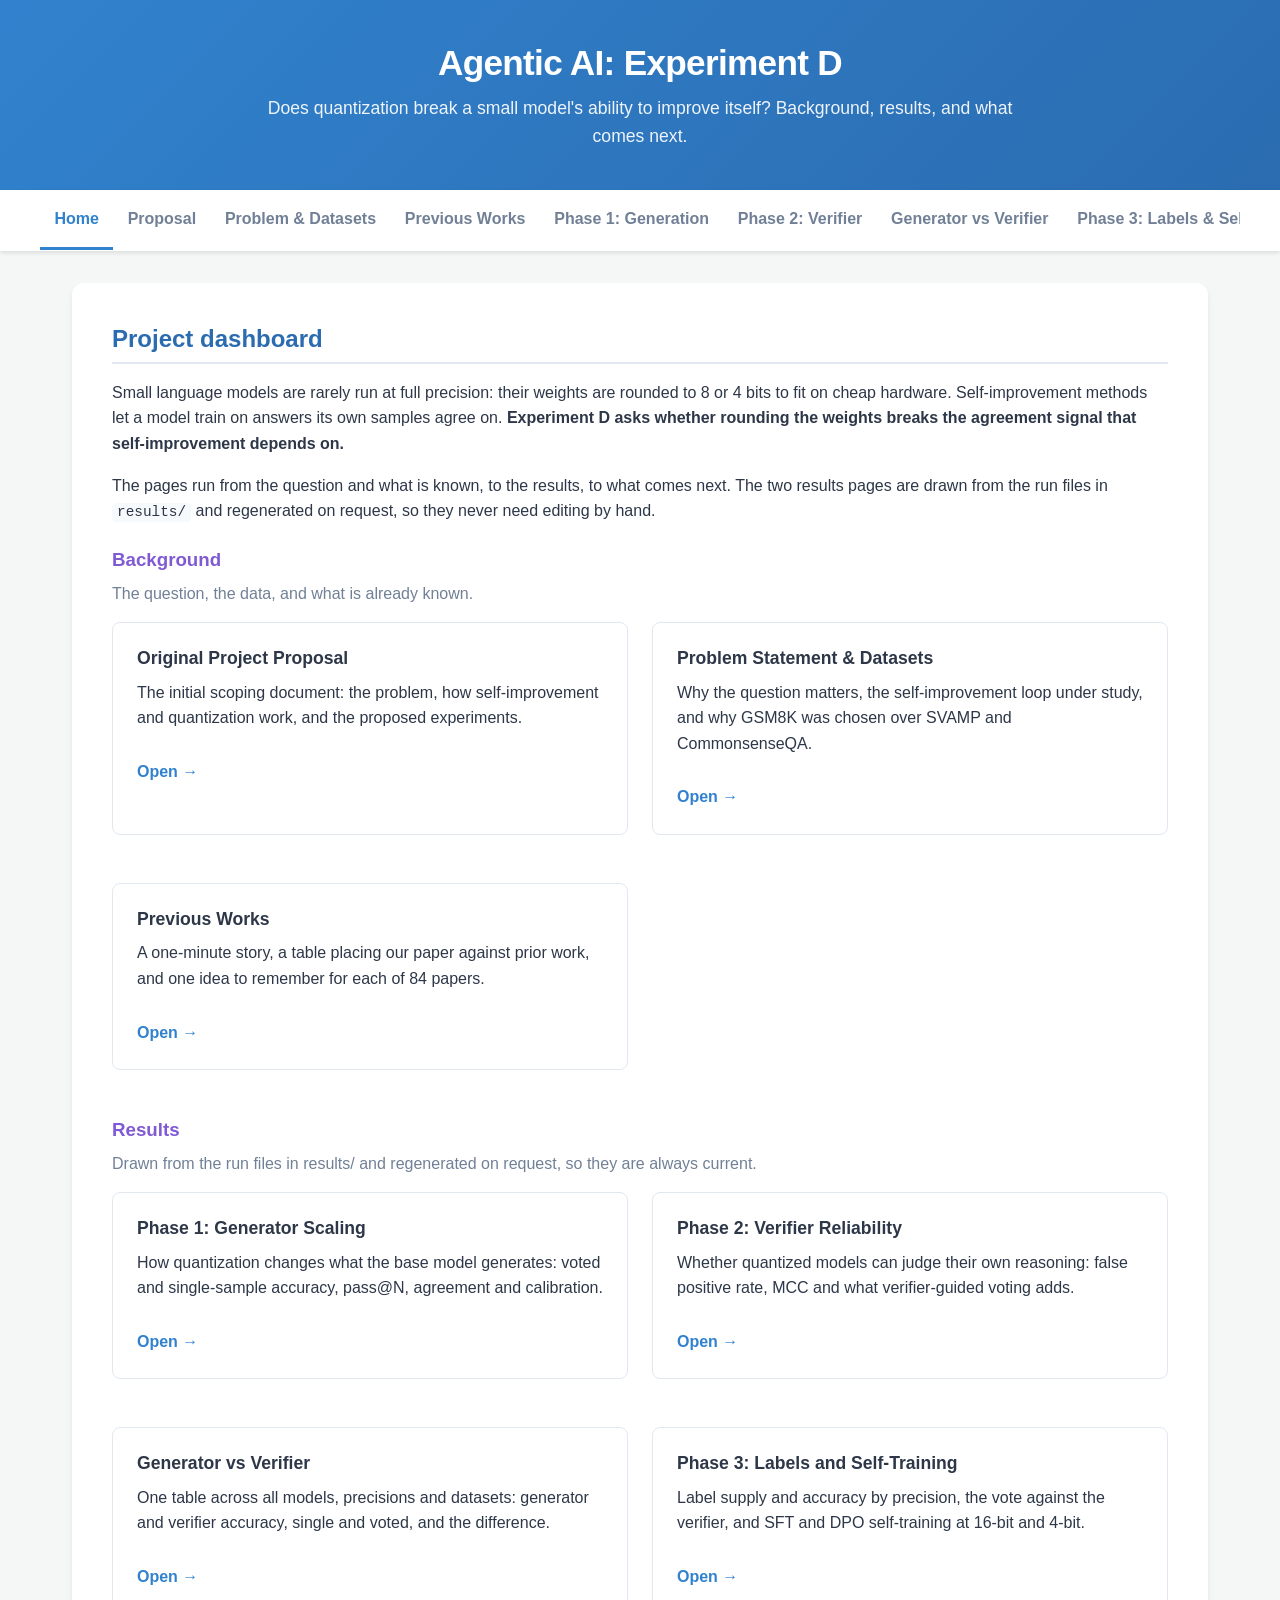
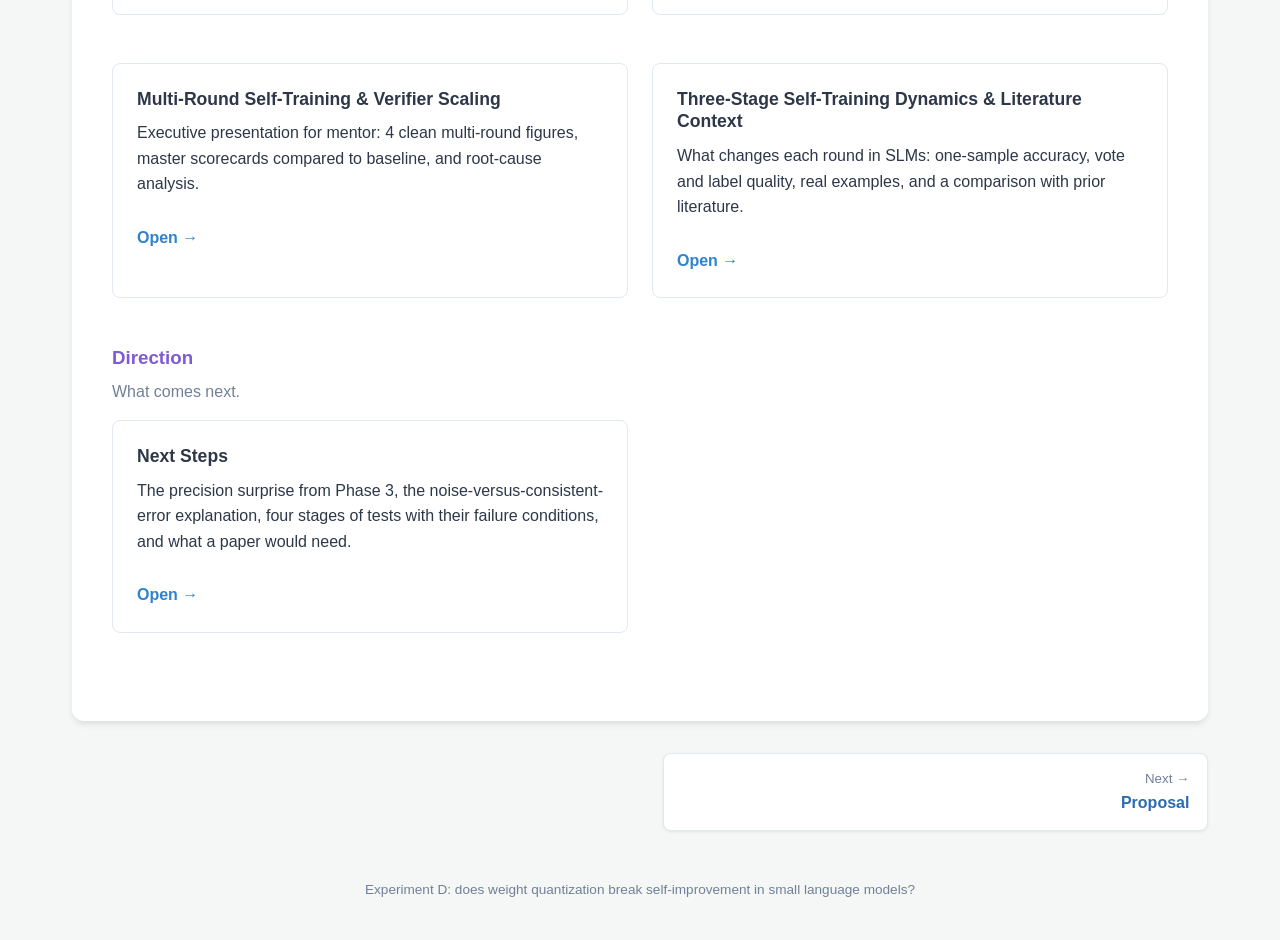
<file: web/index.html>
<!DOCTYPE html>
<html lang="en">
<head>
    <meta charset="utf-8">
    <meta name="viewport" content="width=device-width, initial-scale=1">
    <link rel="stylesheet" href="assets/css/site.css">
</head>
<body>
<script src="assets/js/site.js"></script>
<main>
    <section class="content-box">
        <h2>Project dashboard</h2>
        <p>Small language models are rarely run at full precision: their weights are rounded to 8 or 4 bits to fit on cheap hardware. Self-improvement methods let a model train on answers its own samples agree on. <strong>Experiment D asks whether rounding the weights breaks the agreement signal that self-improvement depends on.</strong></p>
        <p>The pages run from the question and what is known, to the results, to what comes next. The two results pages are drawn from the run files in <code>results/</code> and regenerated on request, so they never need editing by hand.</p>
        <div data-page-cards></div>
    </section>
</main>
</body>
</html>
</file>
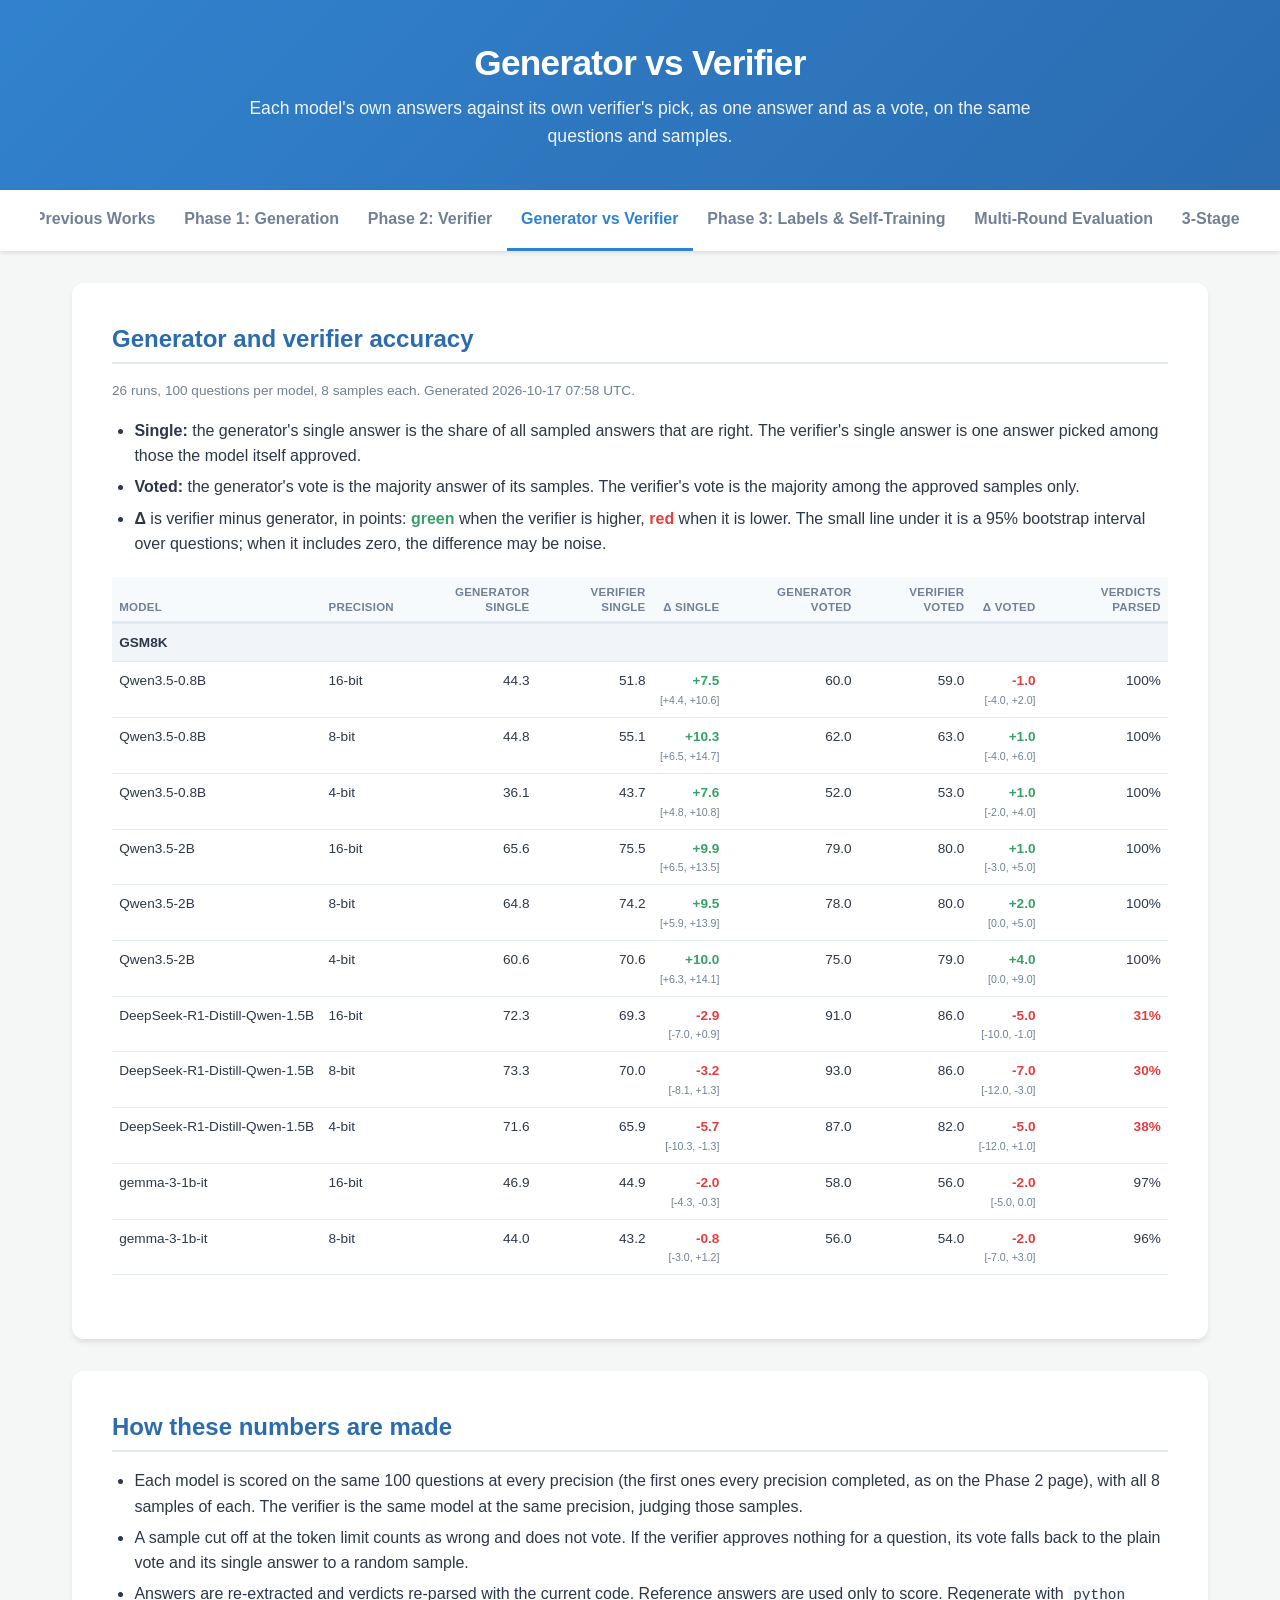
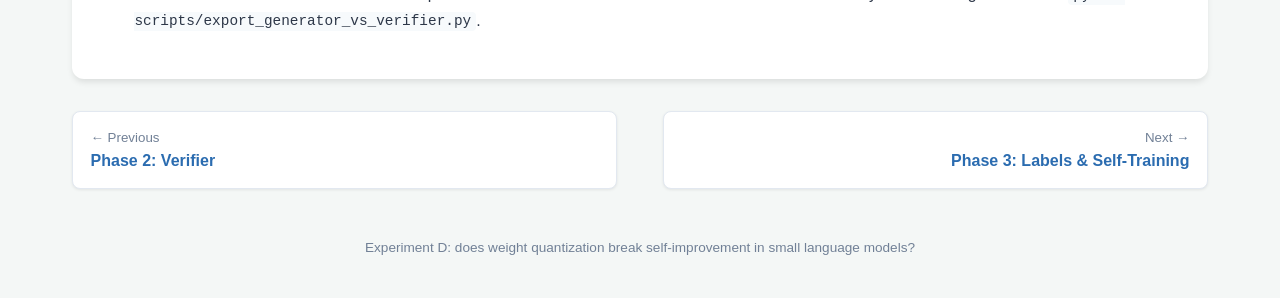
<file: web/generator_vs_verifier.html>
<!DOCTYPE html>
<html lang="en">
<head>
    <meta charset="utf-8">
    <meta name="viewport" content="width=device-width, initial-scale=1">
    <link rel="stylesheet" href="assets/css/site.css">
</head>
<body>
<script src="assets/js/site.js"></script>
<main>
    <noscript><div class="callout warning">The table on this page is drawn from <code>assets/data/generator_vs_verifier.js</code> and needs JavaScript.</div></noscript>

    <section class="content-box">
        <h2>Generator and verifier accuracy</h2>
        <p class="muted small" id="gv-source"></p>
        <ul>
            <li><strong>Single:</strong> the generator's single answer is the share of all sampled answers that are right. The verifier's single answer is one answer picked among those the model itself approved.</li>
            <li><strong>Voted:</strong> the generator's vote is the majority answer of its samples. The verifier's vote is the majority among the approved samples only.</li>
            <li><strong>Δ</strong> is verifier minus generator, in points: <span class="positive">green</span> when the verifier is higher, <span class="negative">red</span> when it is lower. The small line under it is a 95% bootstrap interval over questions; when it includes zero, the difference may be noise.</li>
        </ul>
        <div id="gv-table"></div>
    </section>

    <section class="content-box">
        <h2>How these numbers are made</h2>
        <ul>
            <li>Each model is scored on the same 100 questions at every precision (the first ones every precision completed, as on the Phase 2 page), with all 8 samples of each. The verifier is the same model at the same precision, judging those samples.</li>
            <li>A sample cut off at the token limit counts as wrong and does not vote. If the verifier approves nothing for a question, its vote falls back to the plain vote and its single answer to a random sample.</li>
            <li>Answers are re-extracted and verdicts re-parsed with the current code. Reference answers are used only to score. Regenerate with <code>python scripts/export_generator_vs_verifier.py</code>.</li>
        </ul>
    </section>
</main>
</body>
</html>
</file>
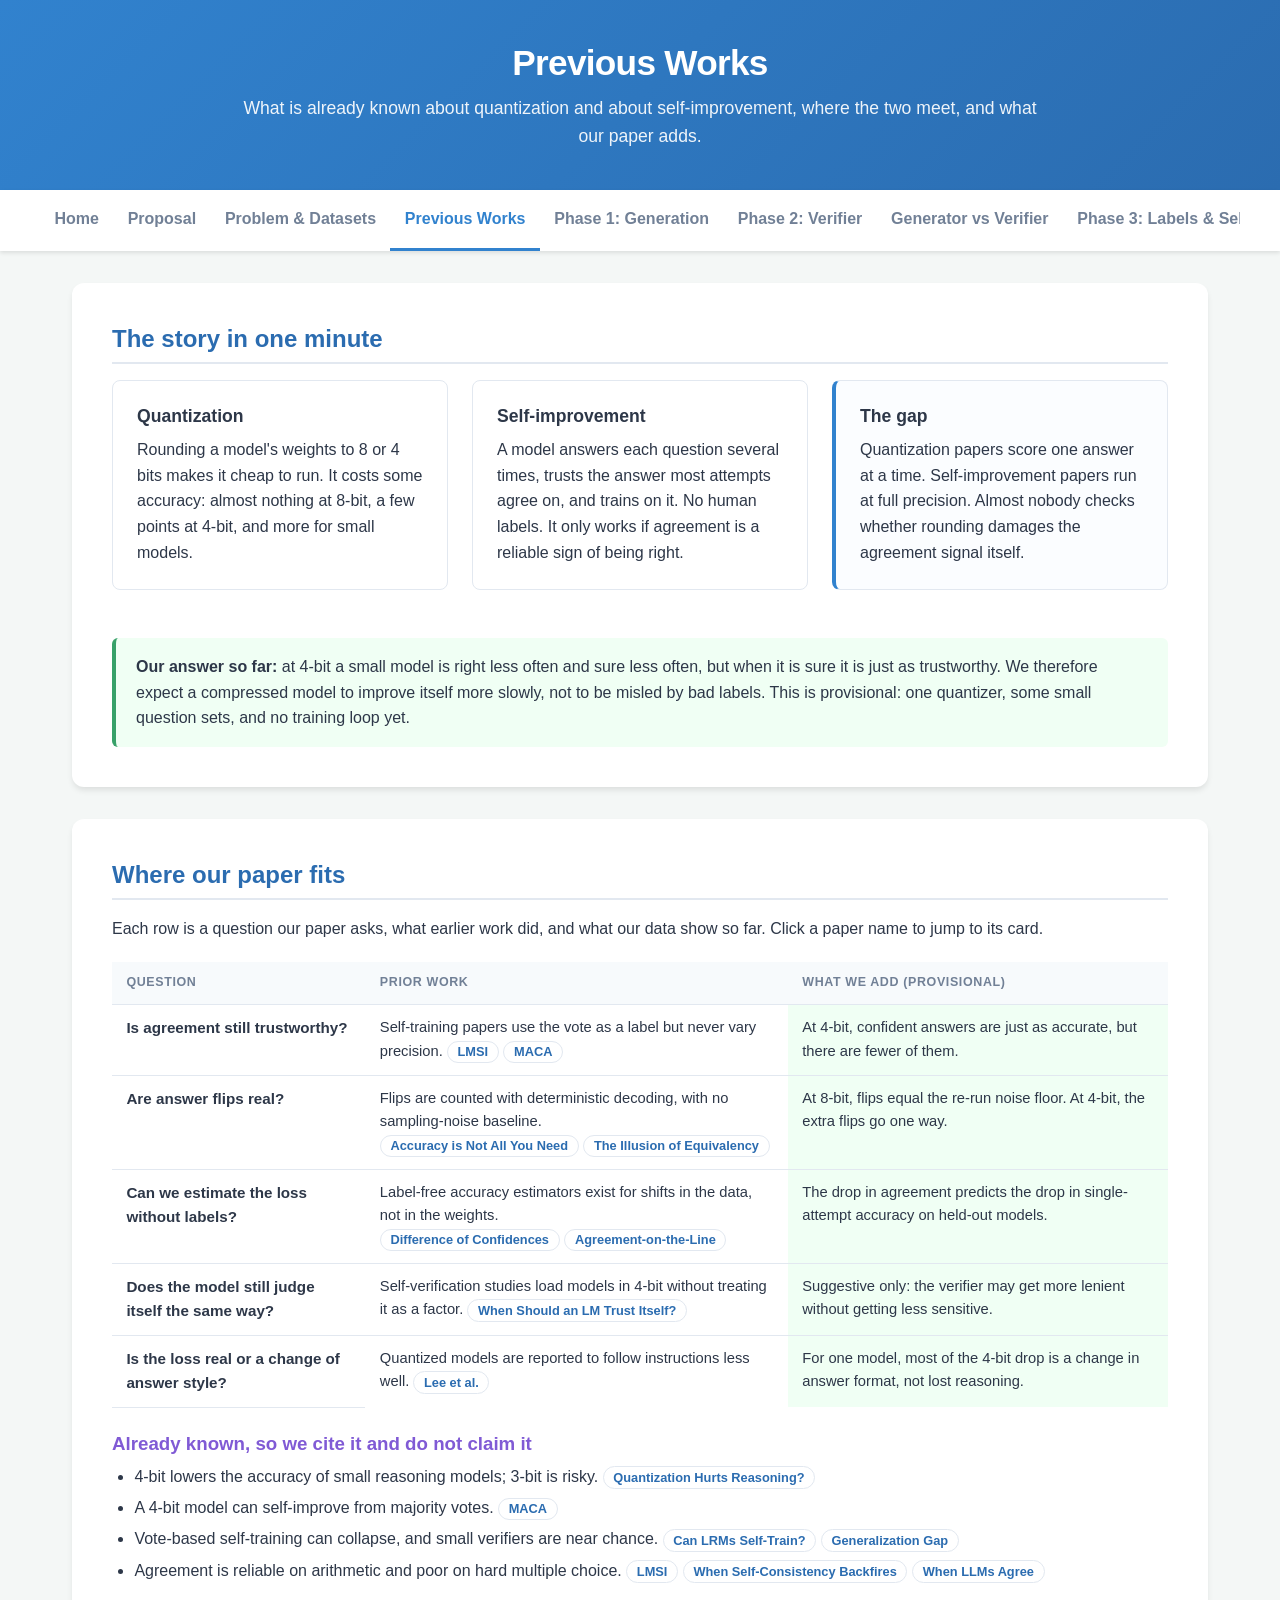
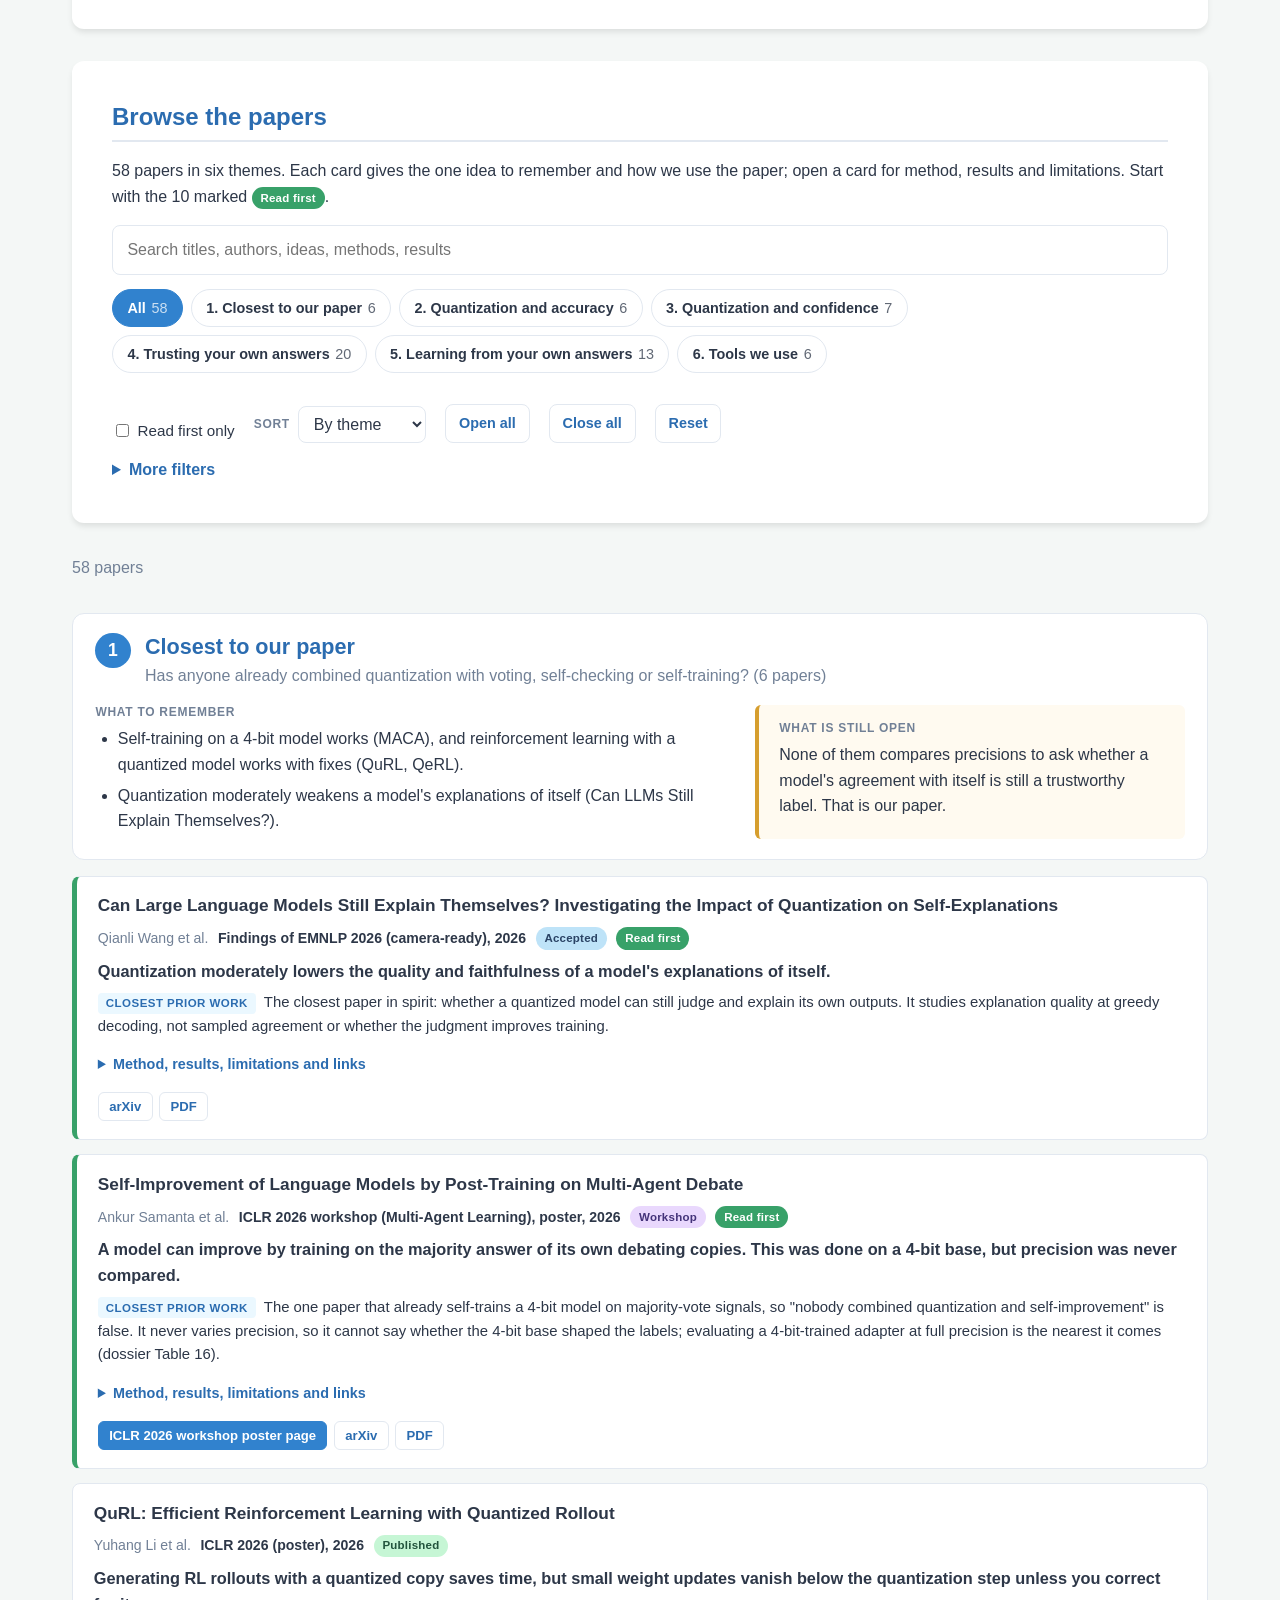
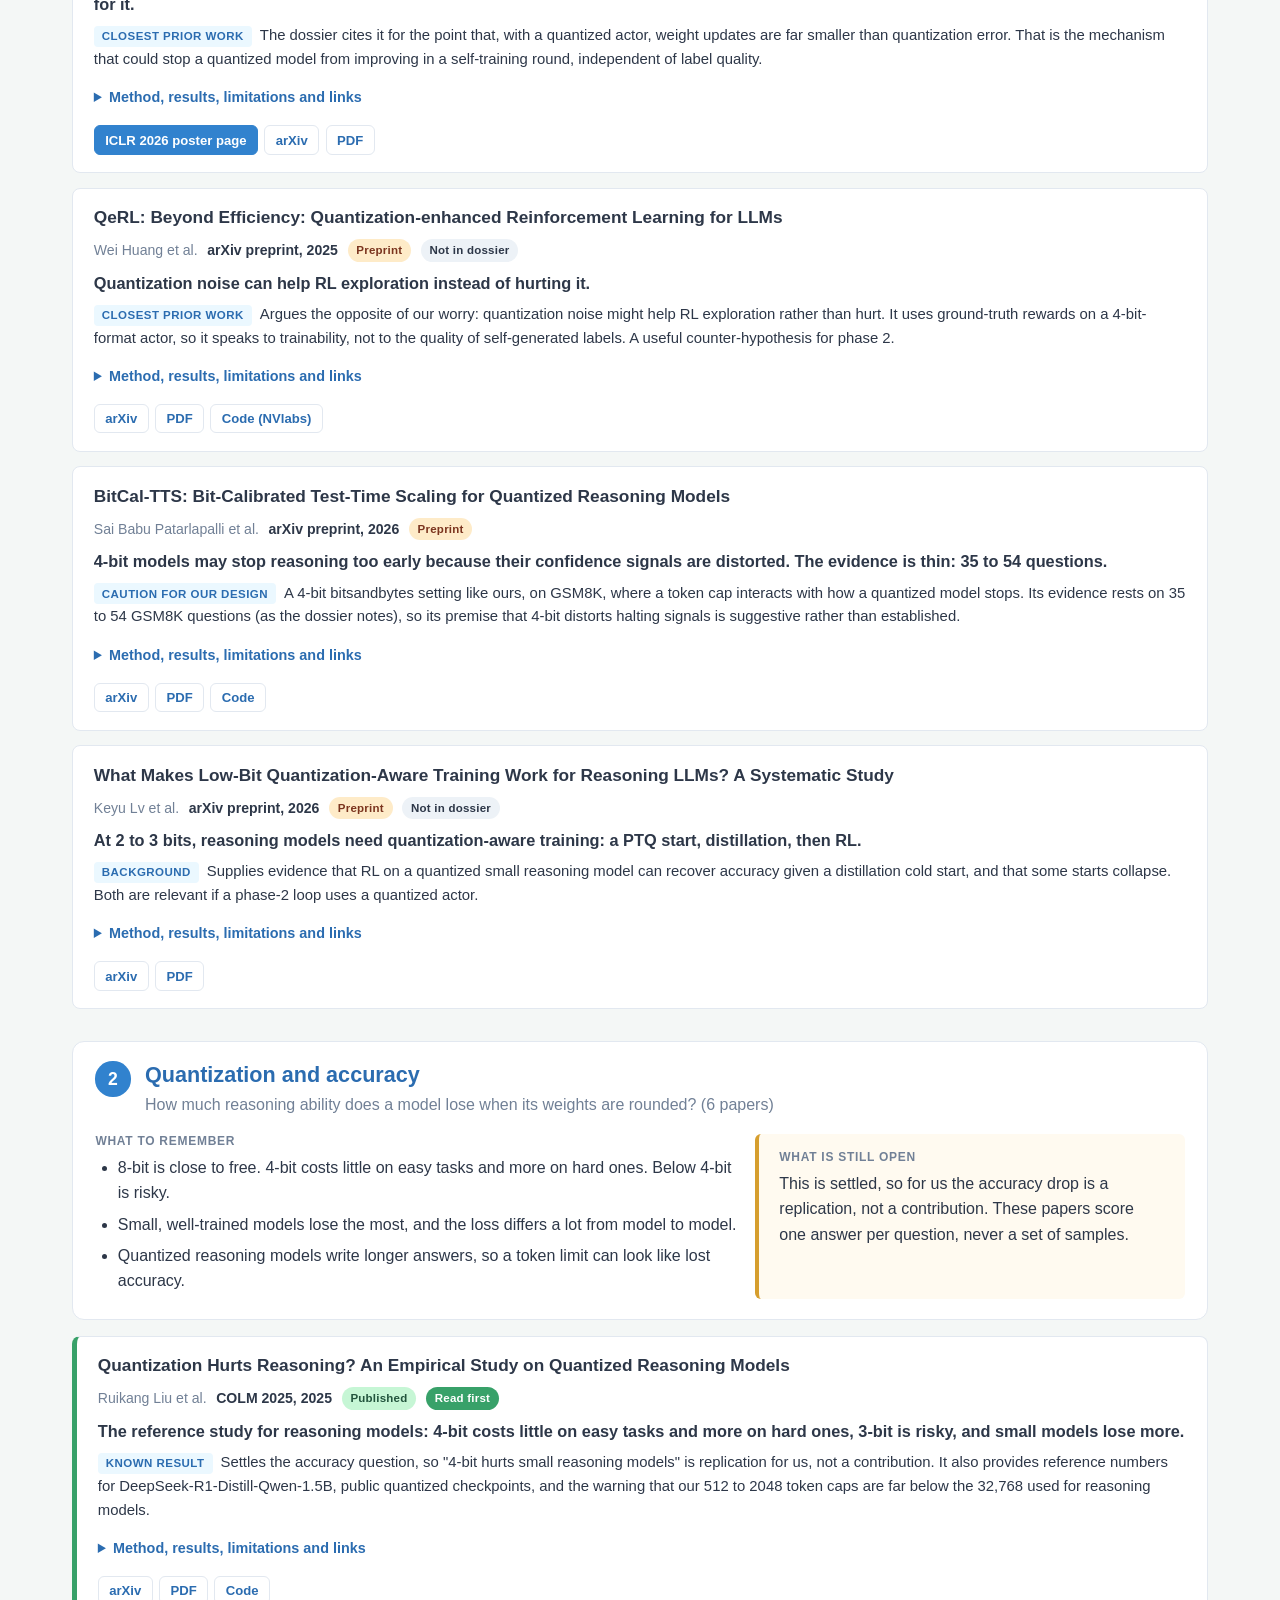
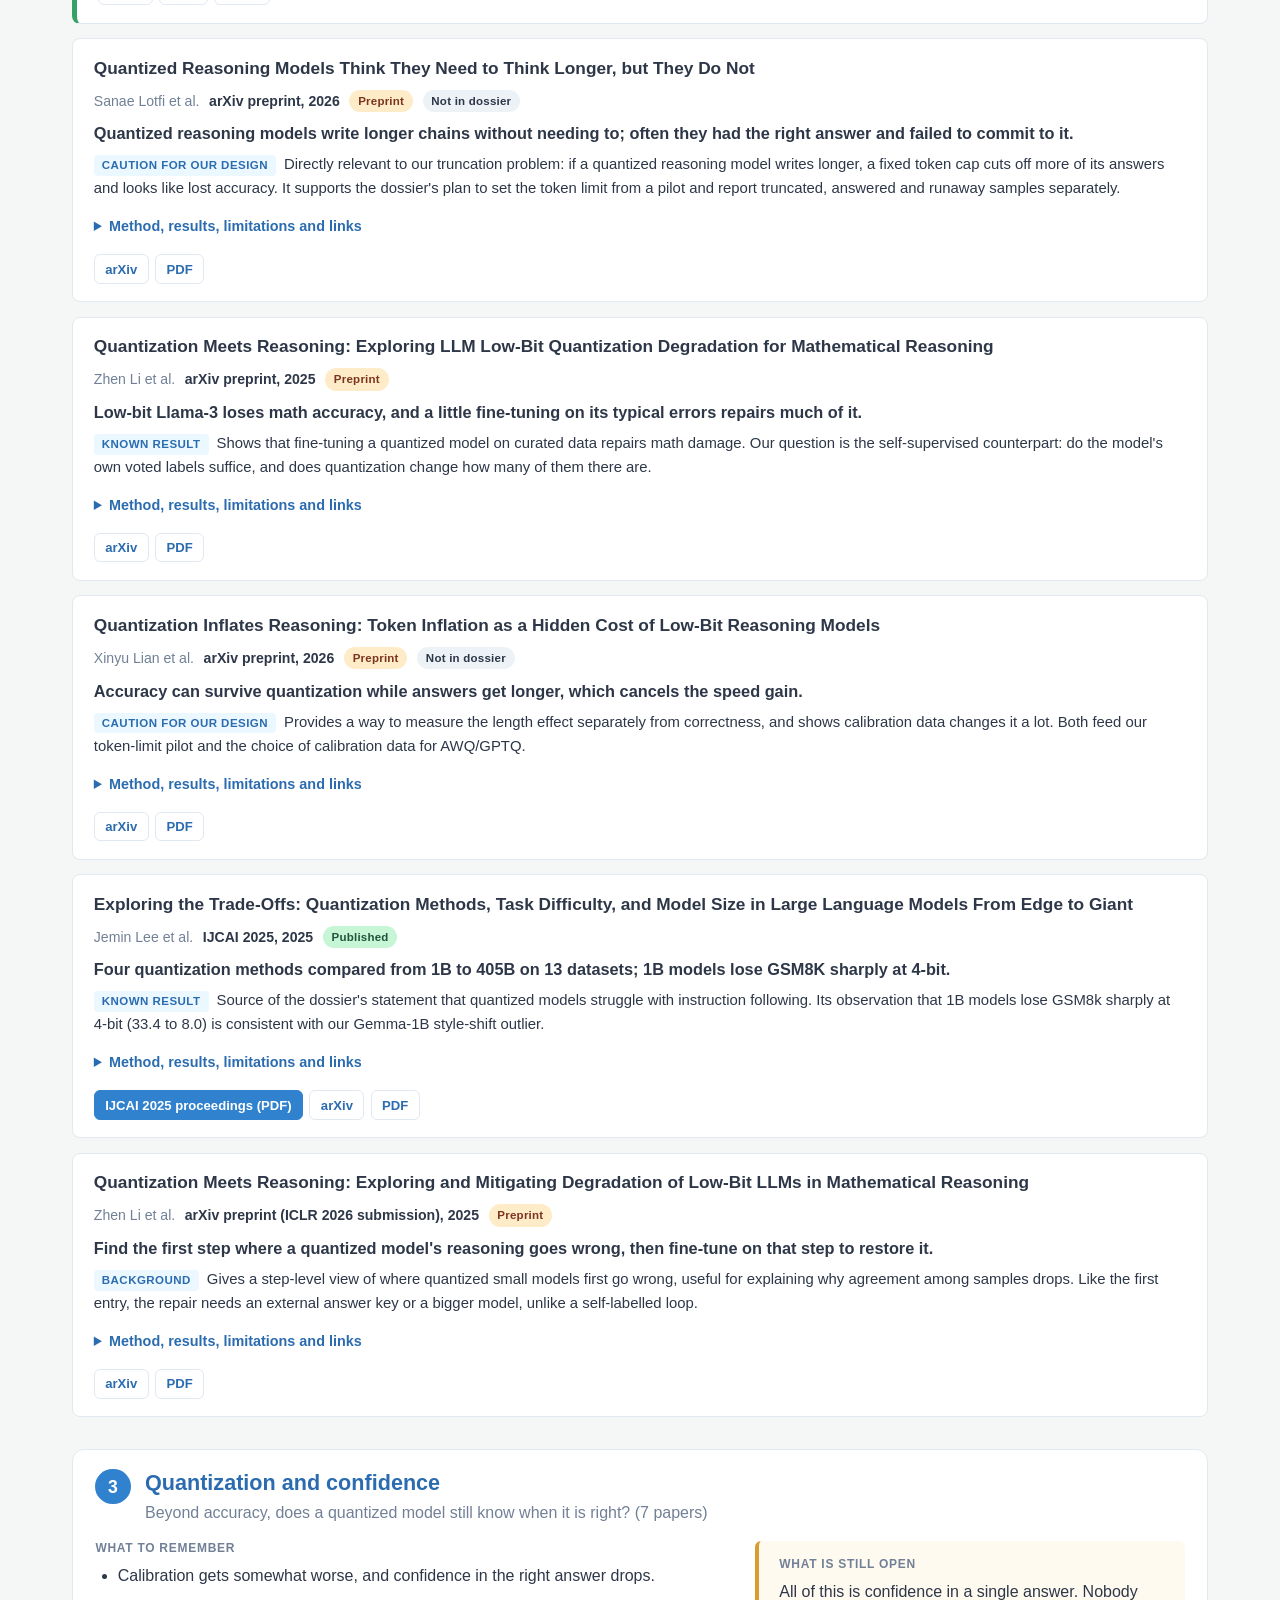
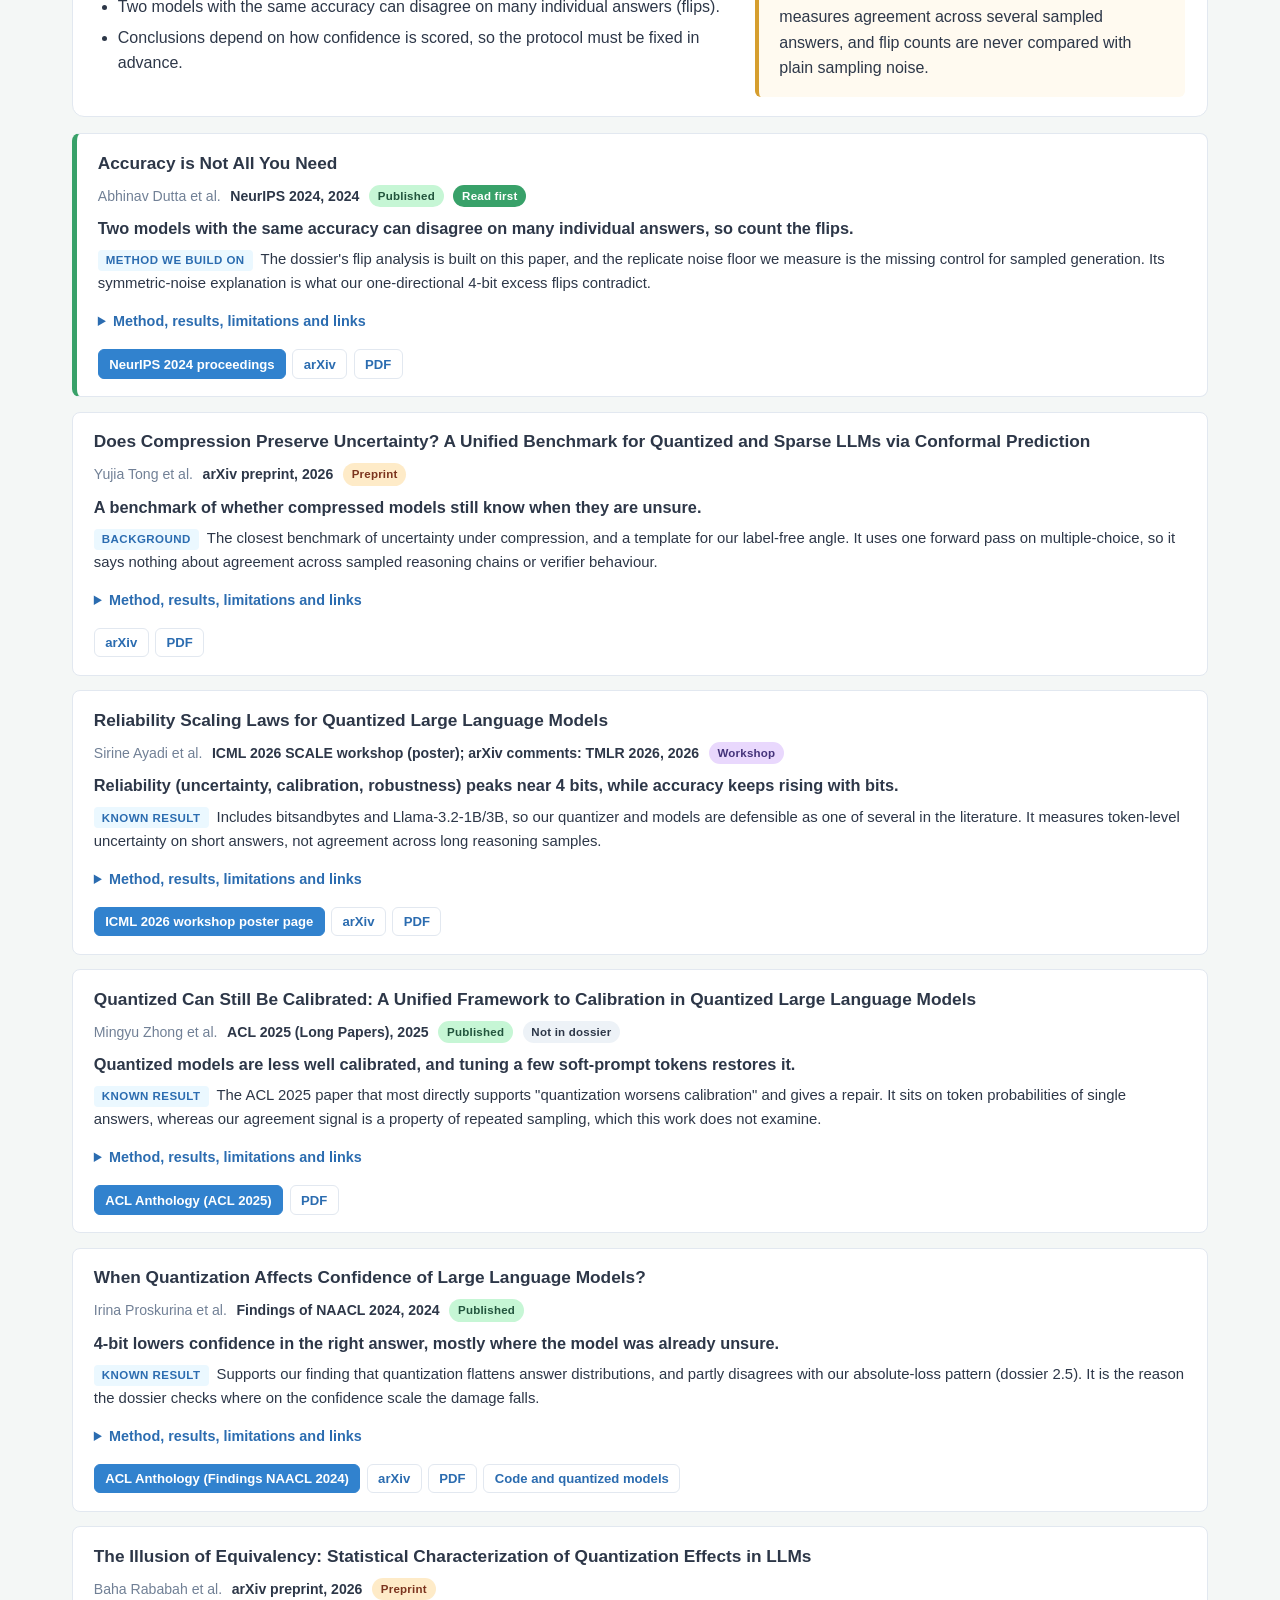
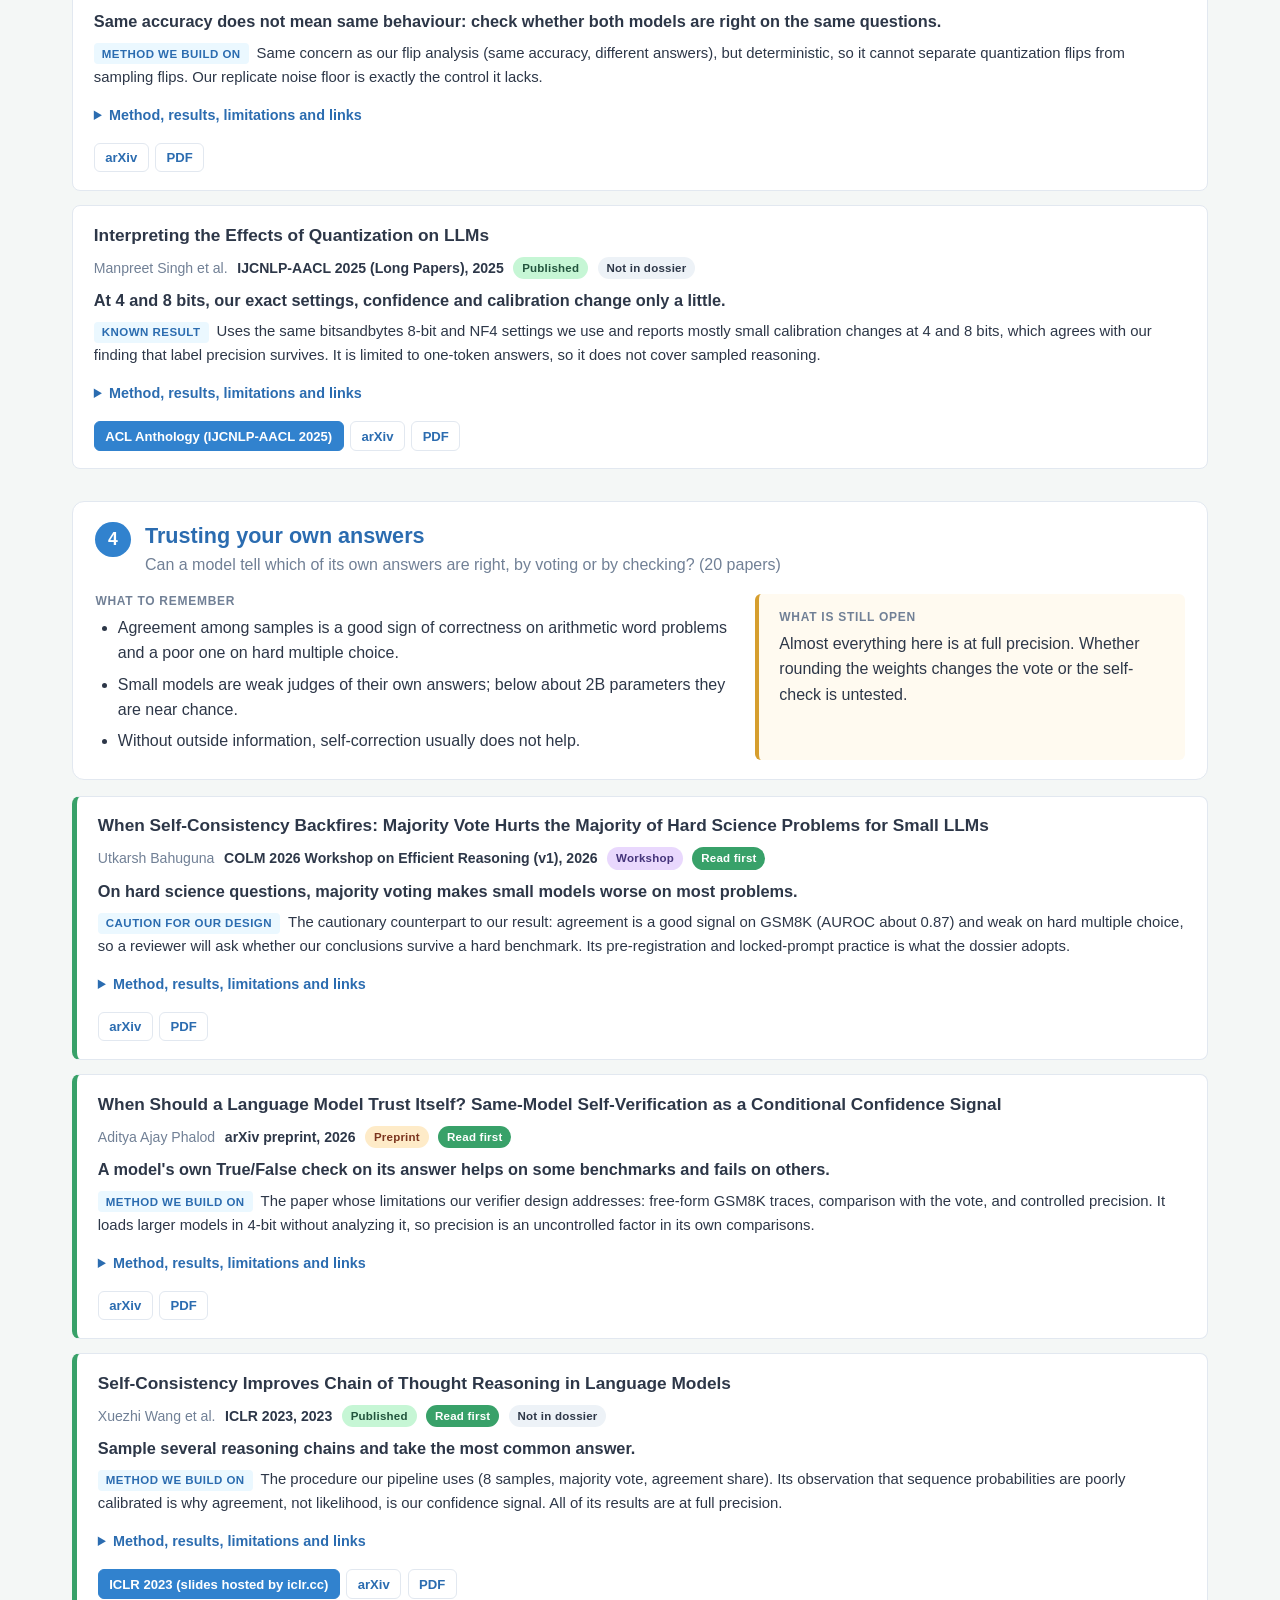
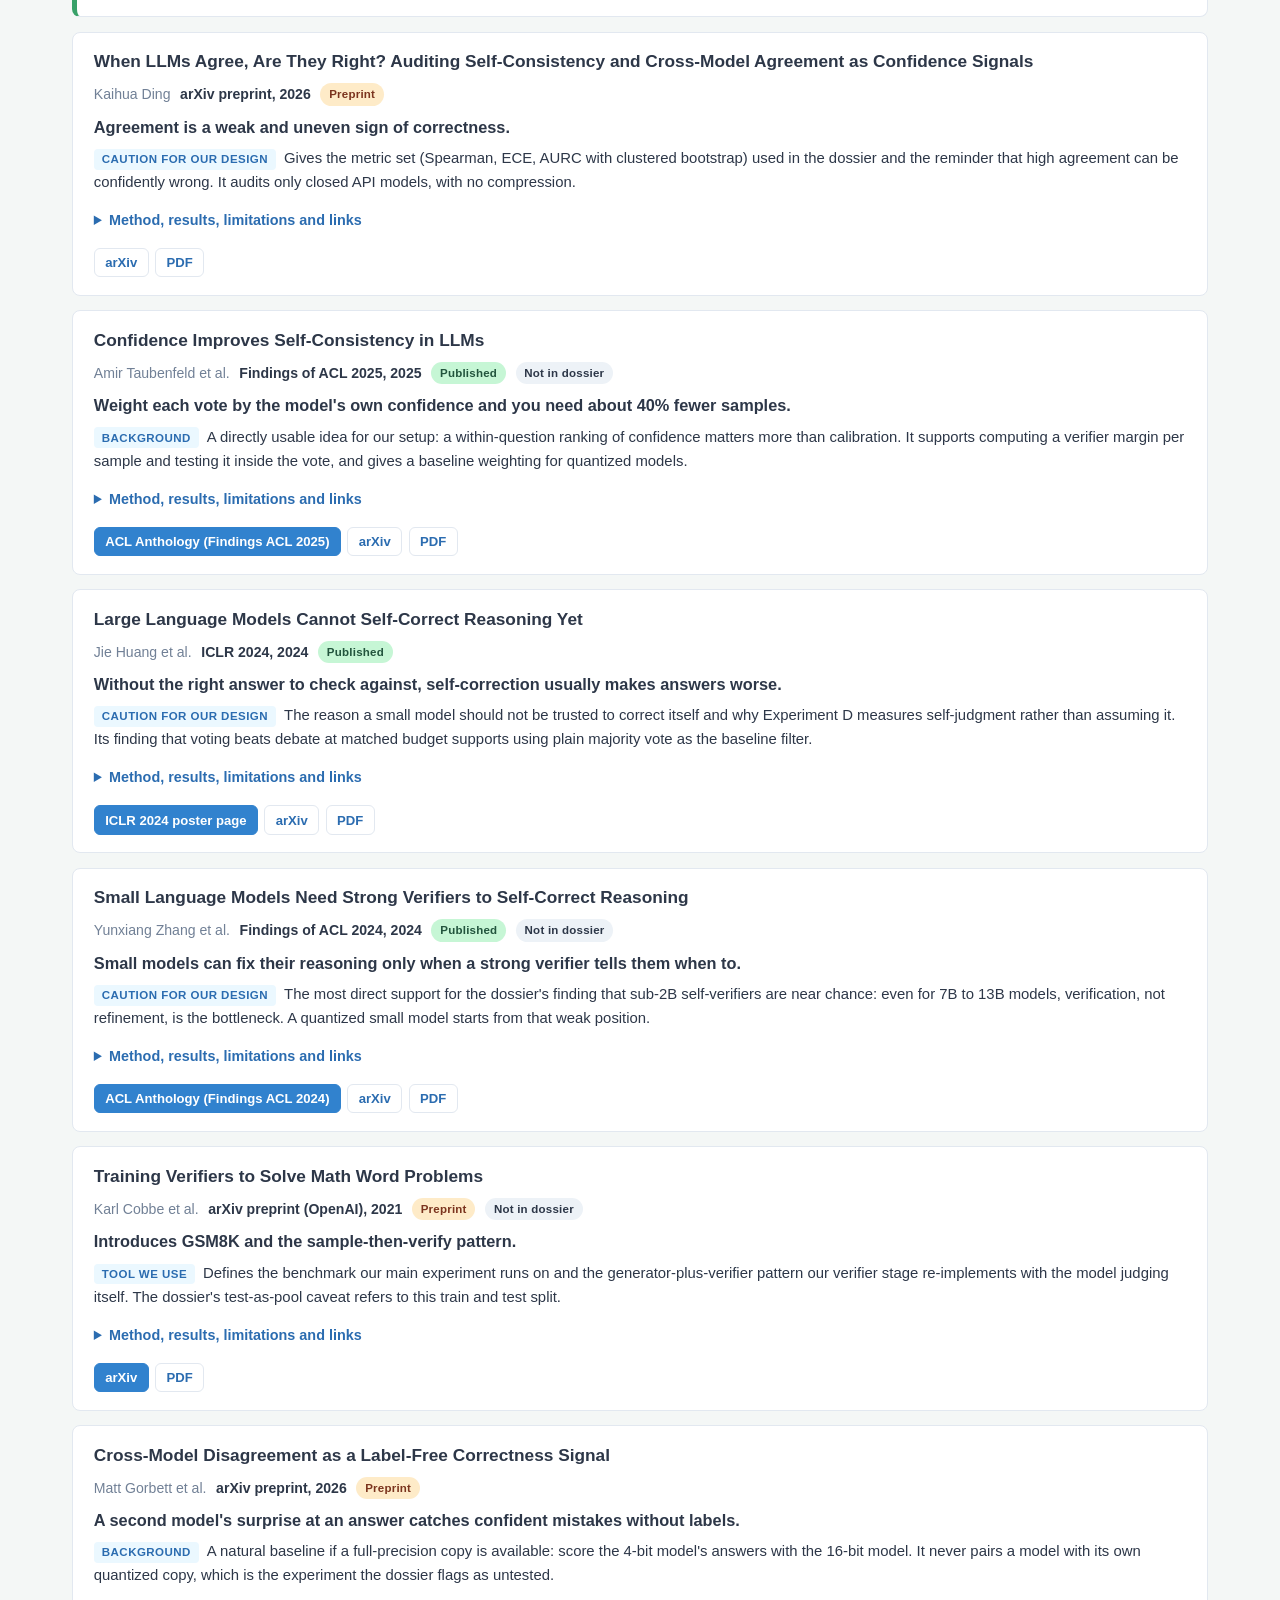
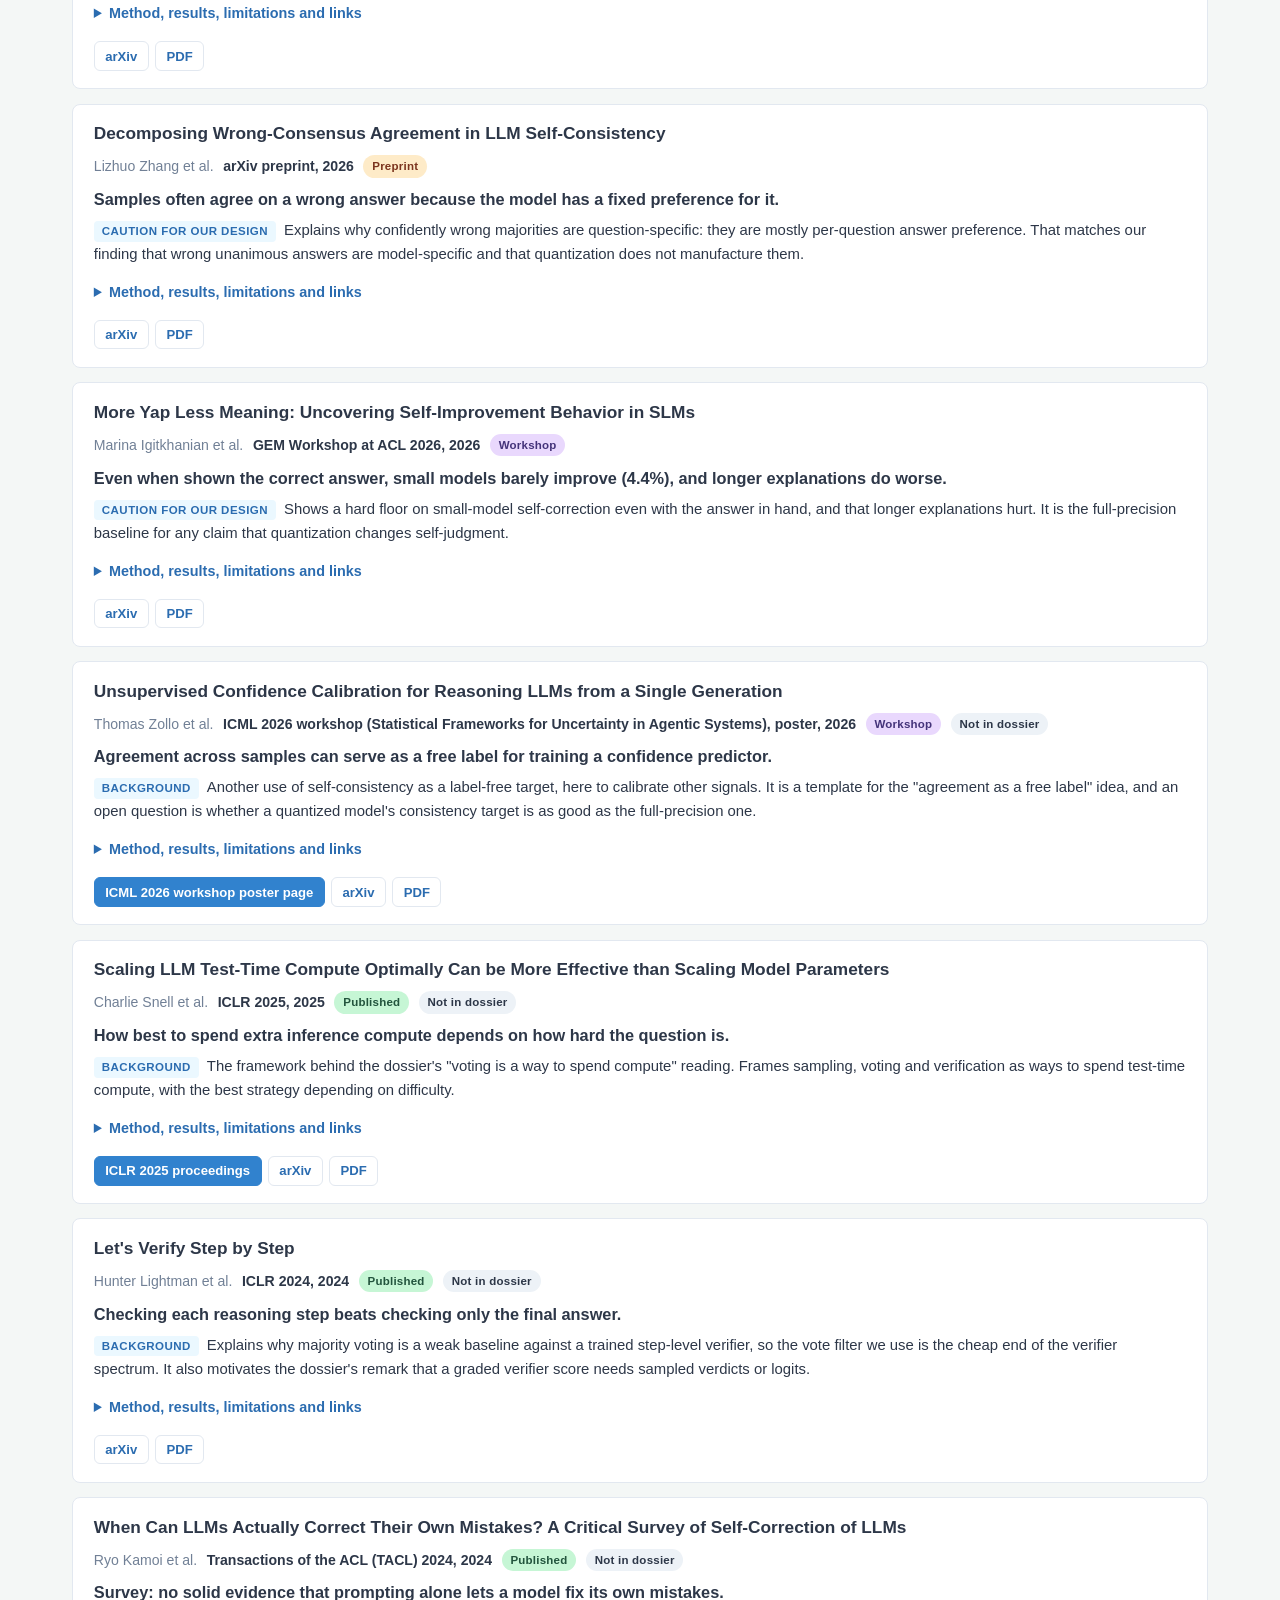
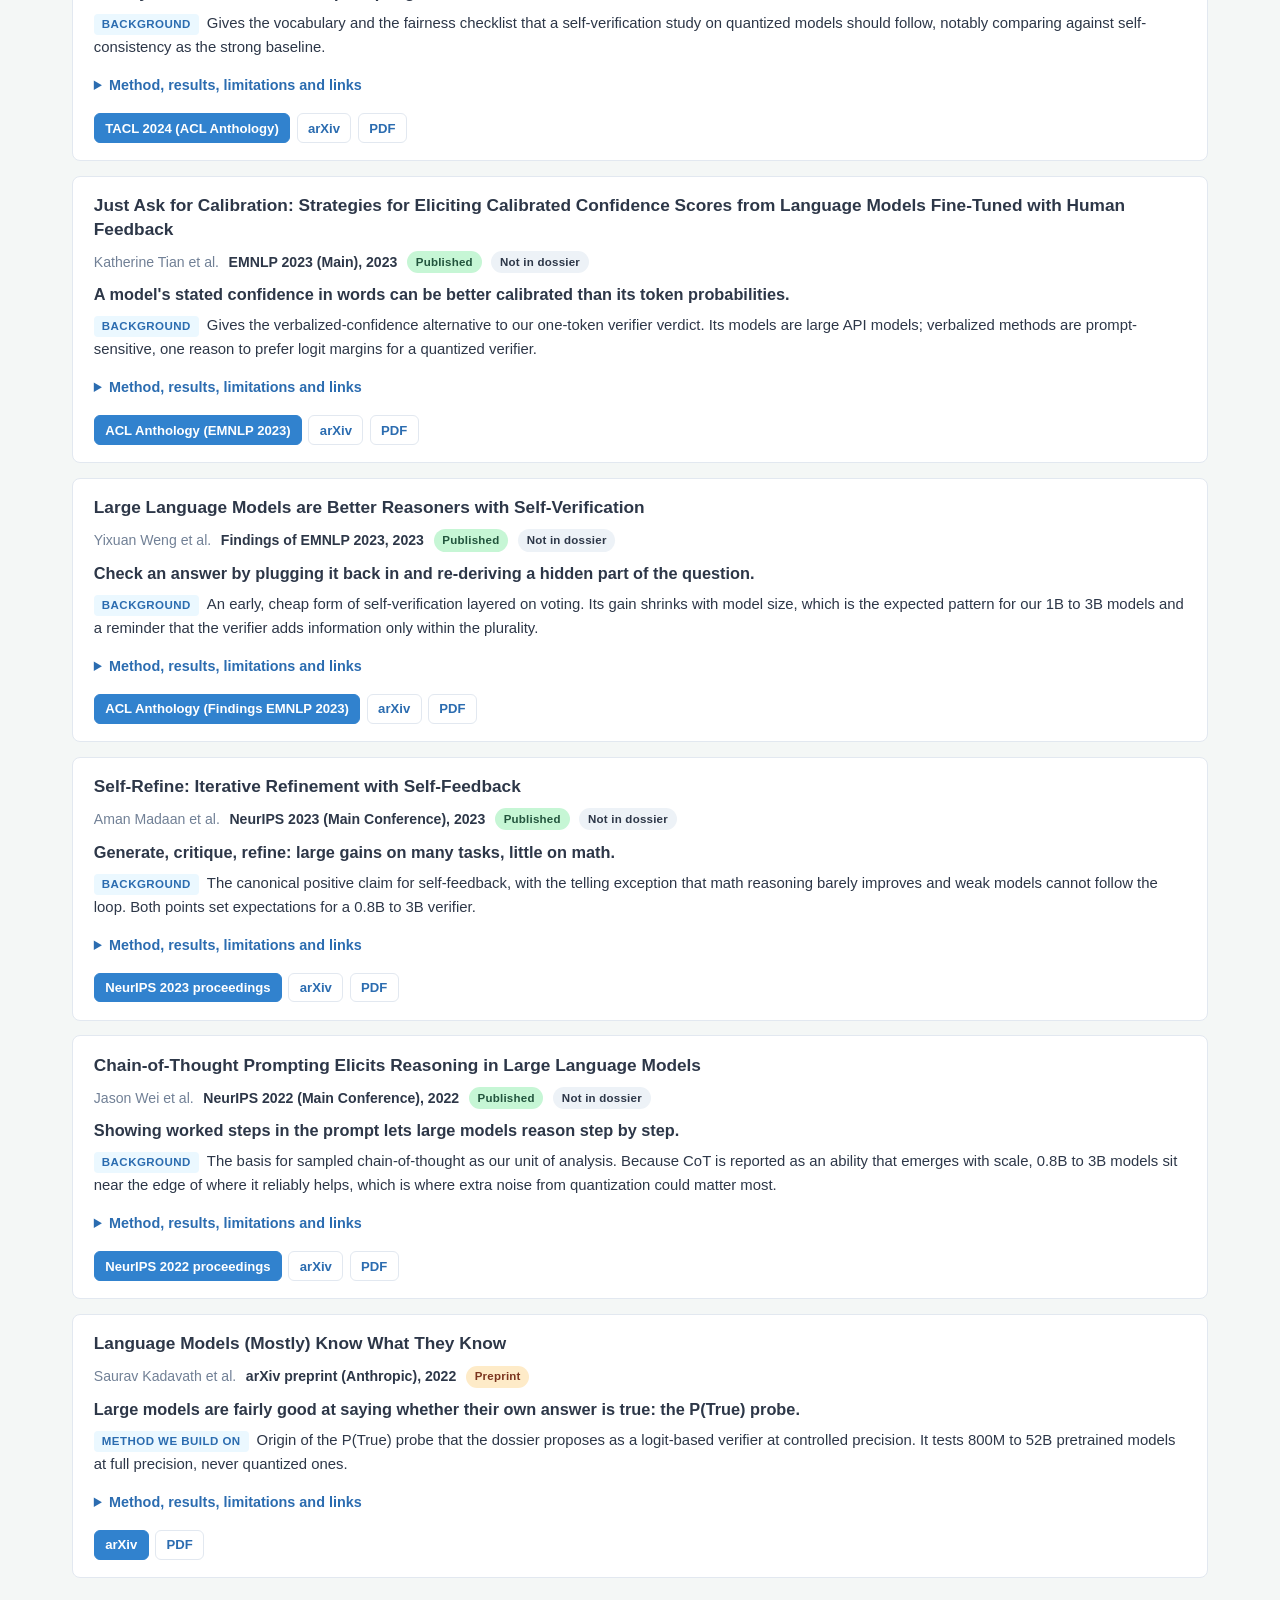
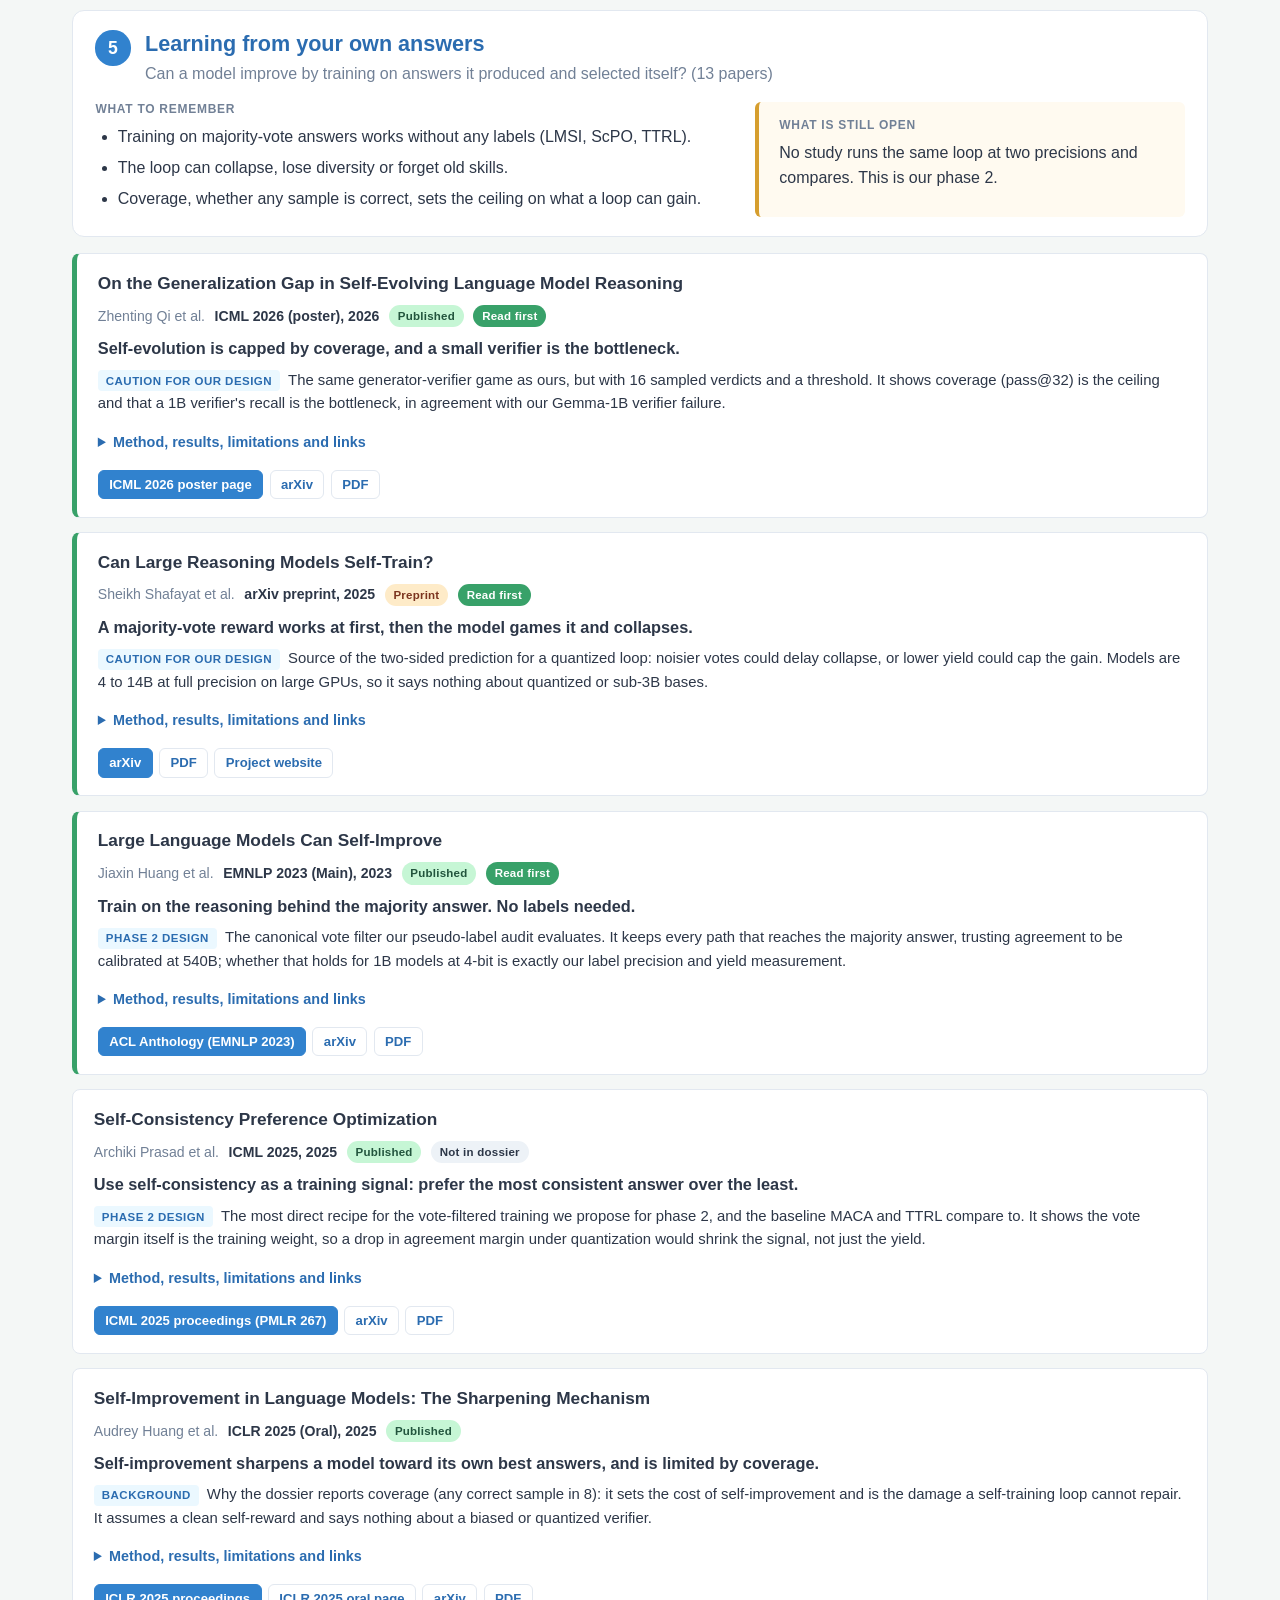
<file: web/previous_works.html>
<!DOCTYPE html>
<html lang="en">
<head>
    <meta charset="utf-8">
    <meta name="viewport" content="width=device-width, initial-scale=1">
    <link rel="stylesheet" href="assets/css/site.css">
    <link rel="stylesheet" href="assets/css/previous-works.css">
</head>
<body>
<script src="assets/js/site.js"></script>
<main>
    <section class="content-box">
        <h2>The story in one minute</h2>
        <div class="grid cols-3">
            <div class="card">
                <h3>Quantization</h3>
                <p>Rounding a model's weights to 8 or 4 bits makes it cheap to run. It costs some accuracy: almost nothing at 8-bit, a few points at 4-bit, and more for small models.</p>
            </div>
            <div class="card">
                <h3>Self-improvement</h3>
                <p>A model answers each question several times, trusts the answer most attempts agree on, and trains on it. No human labels. It only works if agreement is a reliable sign of being right.</p>
            </div>
            <div class="card highlight">
                <h3>The gap</h3>
                <p>Quantization papers score one answer at a time. Self-improvement papers run at full precision. Almost nobody checks whether rounding damages the agreement signal itself.</p>
            </div>
        </div>
        <div class="callout success">
            <p><strong>Our answer so far:</strong> at 4-bit a small model is right less often and sure less often, but when it is sure it is just as trustworthy. We therefore expect a compressed model to improve itself more slowly, not to be misled by bad labels. This is provisional: one quantizer, some small question sets, and no training loop yet.</p>
        </div>
    </section>

    <section class="content-box">
        <h2>Where our paper fits</h2>
        <p>Each row is a question our paper asks, what earlier work did, and what our data show so far. Click a paper name to jump to its card.</p>
        <table class="pw-position">
            <thead><tr><th>Question</th><th>Prior work</th><th>What we add (provisional)</th></tr></thead>
            <tbody id="pw-pos-add"></tbody>
        </table>
        <h3>Already known, so we cite it and do not claim it</h3>
        <ul id="pw-pos-known"></ul>
    </section>

    <section class="content-box" id="browse">
        <h2>Browse the papers</h2>
        <noscript><div class="callout warning">This page needs JavaScript for search, filters and the paper cards.</div></noscript>
        <p><span data-pw-count="all"></span> papers in six themes. Each card gives the one idea to remember and how we use the paper; open a card for method, results and limitations. Start with the <span data-pw-count="start"></span> marked <span class="badge solid">Read first</span>.</p>
        <div class="pw-controls">
            <input id="pw-q" class="input" type="search" placeholder="Search titles, authors, ideas, methods, results" autocomplete="off" aria-label="Search papers">
            <div class="chips" id="pw-themes" role="group" aria-label="Theme"></div>
            <div class="pw-row">
                <div class="checks"><label><input type="checkbox" id="pw-start"> Read first only</label></div>
                <div class="field inline">
                    <label for="pw-sort">Sort</label>
                    <select id="pw-sort" class="select">
                        <option value="theme">By theme</option>
                        <option value="year-desc">Newest first</option>
                        <option value="year-asc">Oldest first</option>
                        <option value="title">Title, A to Z</option>
                    </select>
                </div>
                <button type="button" class="btn" id="pw-expand">Open all</button>
                <button type="button" class="btn" id="pw-collapse">Close all</button>
                <button type="button" class="btn" id="pw-reset">Reset</button>
            </div>
            <details class="pw-more">
                <summary>More filters</summary>
                <div class="pw-row">
                    <div class="field">
                        <label for="pw-role">How we use it</label>
                        <select id="pw-role" class="select"><option value="">Any</option></select>
                    </div>
                    <div class="field">
                        <span class="field-label" id="pw-status-label">Publication status</span>
                        <div class="checks" id="pw-status" role="group" aria-labelledby="pw-status-label"></div>
                    </div>
                    <div class="field">
                        <label for="pw-origin">Source</label>
                        <select id="pw-origin" class="select">
                            <option value="">Any</option>
                            <option value="dossier">In the dossier</option>
                            <option value="site">Cited on the site</option>
                            <option value="new">Not in dossier (new)</option>
                        </select>
                    </div>
                    <div class="field">
                        <label for="pw-year-from">Year from</label>
                        <select id="pw-year-from" class="select"></select>
                    </div>
                    <div class="field">
                        <label for="pw-year-to">Year to</label>
                        <select id="pw-year-to" class="select"></select>
                    </div>
                </div>
            </details>
        </div>
    </section>

    <p class="muted" id="pw-count" role="status" aria-live="polite"></p>
    <div id="pw-list"></div>
    <p class="center muted" id="pw-empty" hidden>No paper matches these filters. Try fewer filters or a shorter search.</p>

    <section class="content-box" id="about" data-no-toc>
        <h2>About this page</h2>
        <p><span data-pw-count="all"></span> entries: <span data-pw-count="dossier"></span> from <code>RESEARCH_DOSSIER.md</code>, <span data-pw-count="site"></span> cited only on the <a href="proposal.html">Original Proposal</a> page, and <span data-pw-count="new"></span> found while checking them. No paper from either source was dropped.</p>
        <ul class="pw-legend">
            <li><span class="badge published">Published</span> <span data-pw-count="published"></span> peer-reviewed conference or journal papers; the venue was checked on a proceedings or venue page.</li>
            <li><span class="badge accepted">Accepted</span> <span class="badge workshop">Workshop</span> <span data-pw-count="accepted"></span> where the authors state acceptance but proceedings were not found, or workshop papers.</li>
            <li><span class="badge preprint">Preprint</span> <span data-pw-count="preprint"></span> on arXiv only; not peer reviewed as far as could be found.</li>
        </ul>
        <details>
            <summary>How the cards were made, and what was corrected</summary>
            <p>Each paper was looked up on arXiv (title, authors, versions, comments field) and its venue was checked on a proceedings or venue page where one exists. The full text was retrieved from arXiv HTML, ar5iv or the ACL Anthology and the method and numbers were taken from it. Each card says how much was read. Numbers are copied from the papers' own tables and text; where a paper contradicts itself the card says so.</p>
            <p>The one-line idea, the "how we use it" label and the notes on each side of our question are this project's reading of the papers, not claims by their authors. The "what we add" column comes from the stored runs described in the dossier and is provisional.</p>
            <p>Checking turned up corrections to what the project had recorded:</p>
            <ul>
                    <li><strong>MACA</strong> (Self-Improvement of LMs by Post-Training on Multi-Agent Debate) is an <em>ICLR 2026 workshop poster</em> (Multi-Agent Learning workshop), not a main-conference paper. arXiv shows no venue.</li>
                    <li><strong>Reliability Scaling Laws for Quantized LLMs</strong>: arXiv's comments field says "TMLR 2026"; the ICML 2026 site lists it as a <em>workshop poster</em> (SCALE). A TMLR acceptance page could not be opened, so it is shown as Workshop.</li>
                    <li><strong>Quantization Meets Reasoning</strong> is <em>two separate arXiv entries</em> with different author lists: 2501.03035 (Jan 2025, Llama-3) and 2505.11574 (May 2025, Qwen2.5 and Llama-3, with a restoration pipeline). The second shows an ICLR 2026 header that says "Published" in v3 and "Under review" in v4, so it is kept as a preprint.</li>
                    <li><strong>Lee et al.</strong> (2409.11055) was published at <em>IJCAI 2025</em> and its first arXiv version had a different title ("A Comprehensive Evaluation of Quantized Instruction-Tuned LLMs: An Experimental Analysis up to 405B").</li>
                    <li><strong>QuRL</strong> carries a different title at ICLR 2026 ("Low-Precision Reinforcement Learning for Efficient Reasoning") than on arXiv ("Efficient Reinforcement Learning with Quantized Rollout").</li>
                    <li><strong>When Self-Consistency Backfires</strong>: only v1 was accepted (COLM 2026 Workshop on Efficient Reasoning); the v2 additions are not peer reviewed.</li>
                    <li><strong>Can LLMs Still Explain Themselves?</strong> is accepted to <em>EMNLP 2026 Findings</em> (camera-ready, proceedings not yet checked), not just an arXiv preprint.</li>
                    <li><strong>Adding Error Bars to Evals</strong>: the dossier recalled from memory that it recommends paired, question-clustered analysis. Reading it confirms it: paired differences (Eq. 7) and clustered standard errors (Eqs. 4, 8).</li>
                </ul>
        </details>
    </section>
</main>

<button type="button" class="btn pw-top" id="pw-top" hidden aria-label="Back to top">&uarr; Top</button>

</body>
</html>
</file>
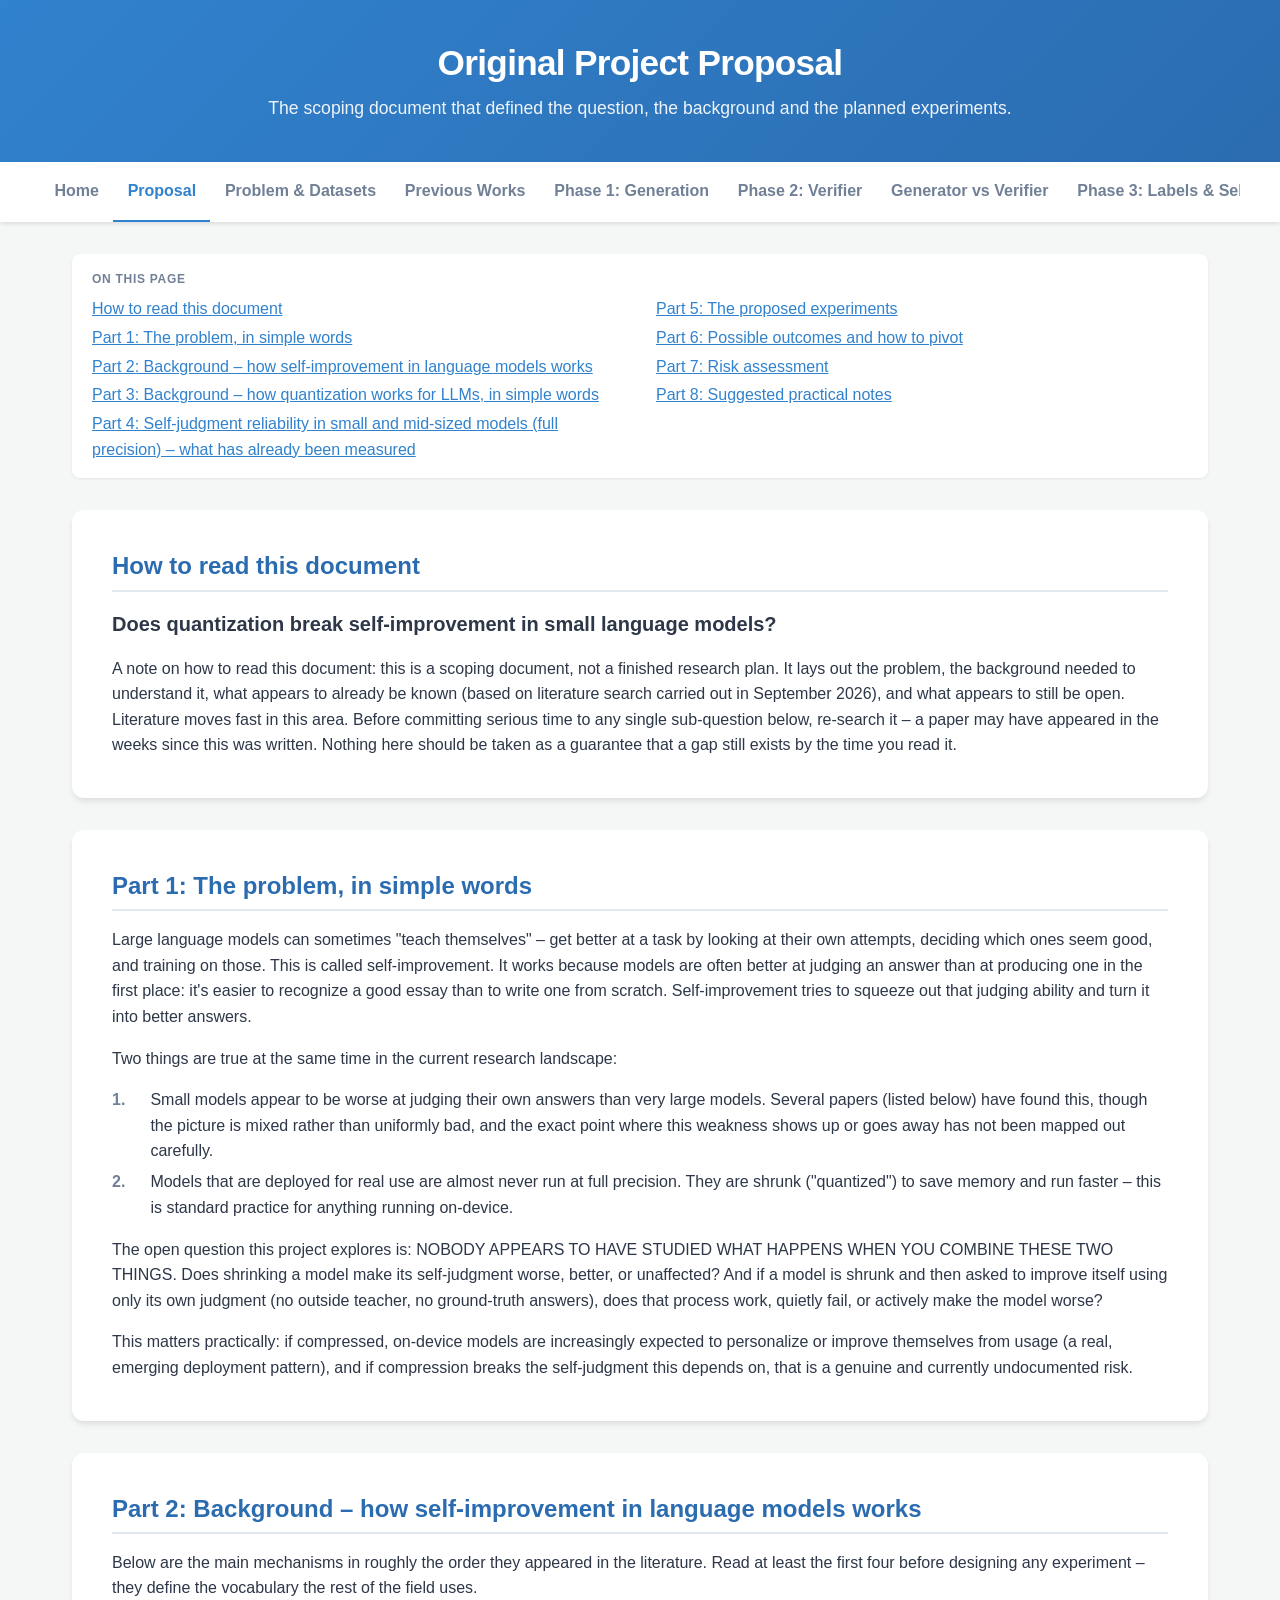
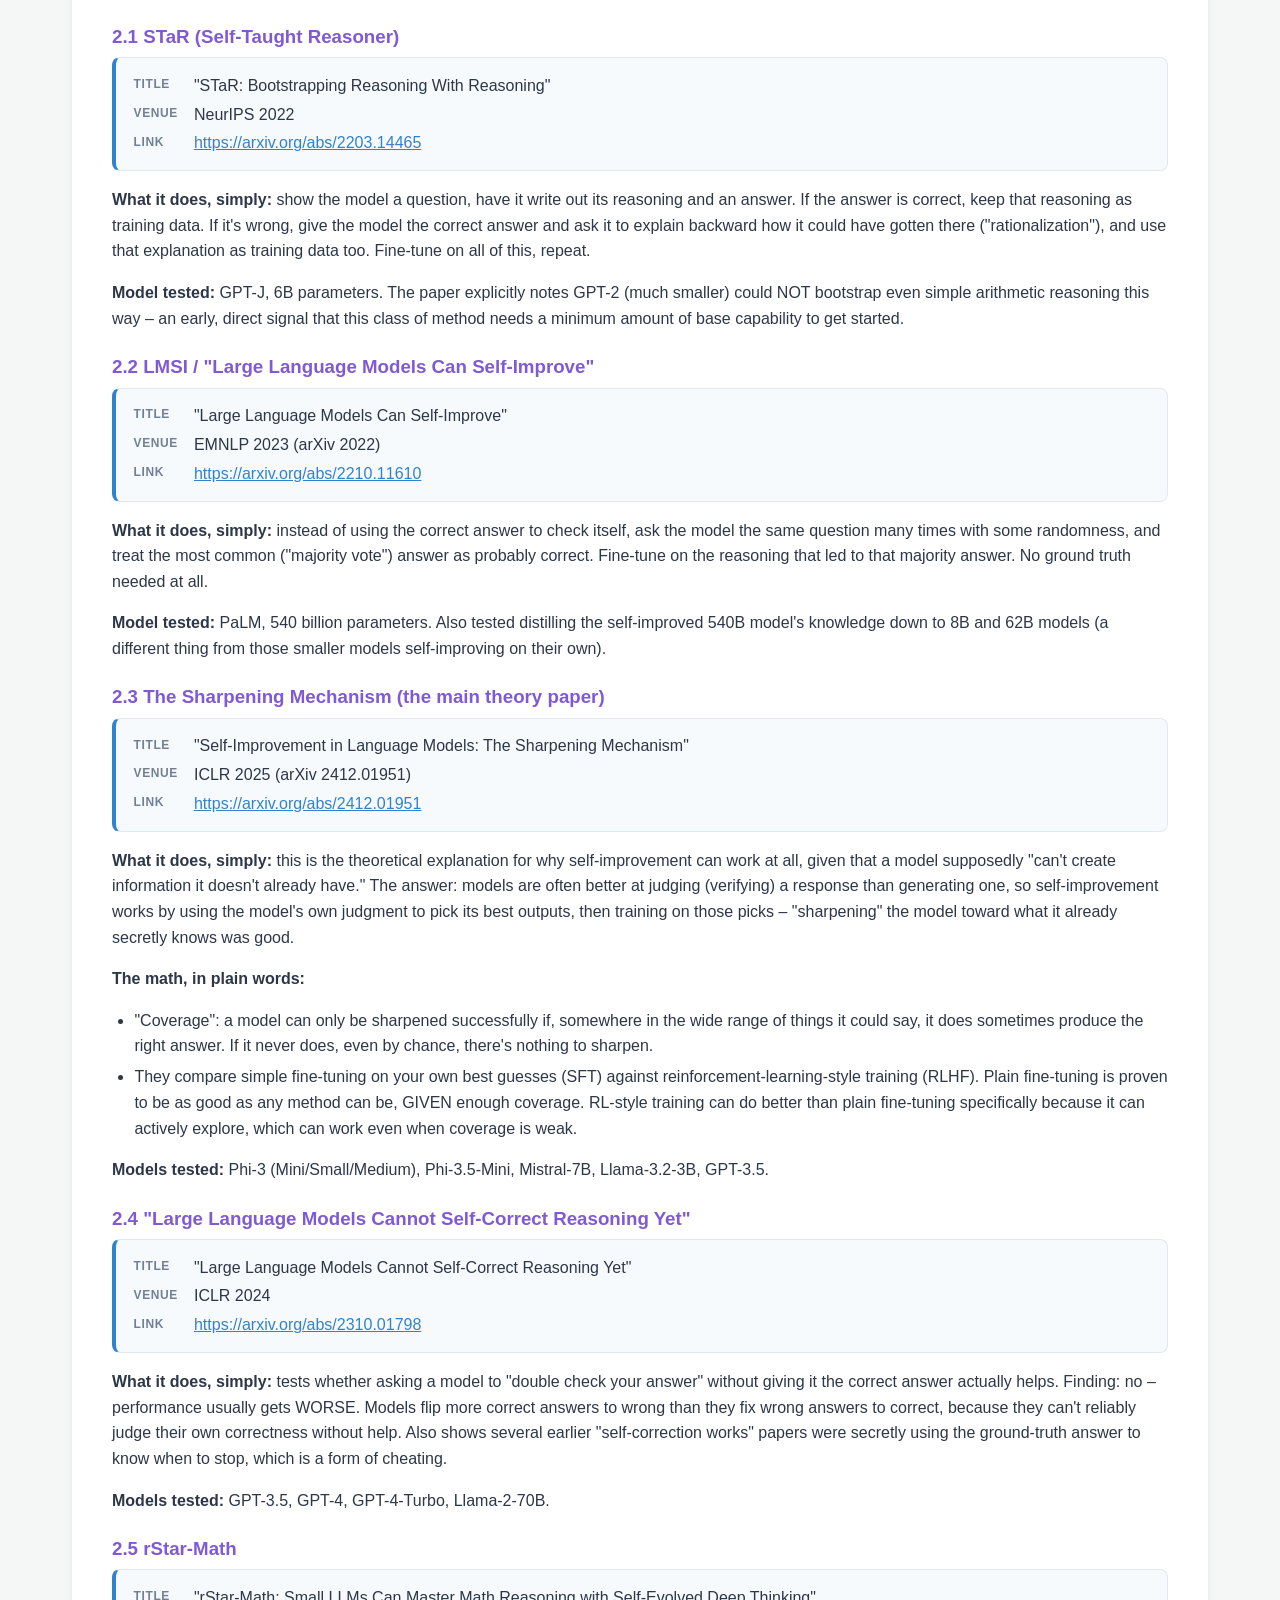
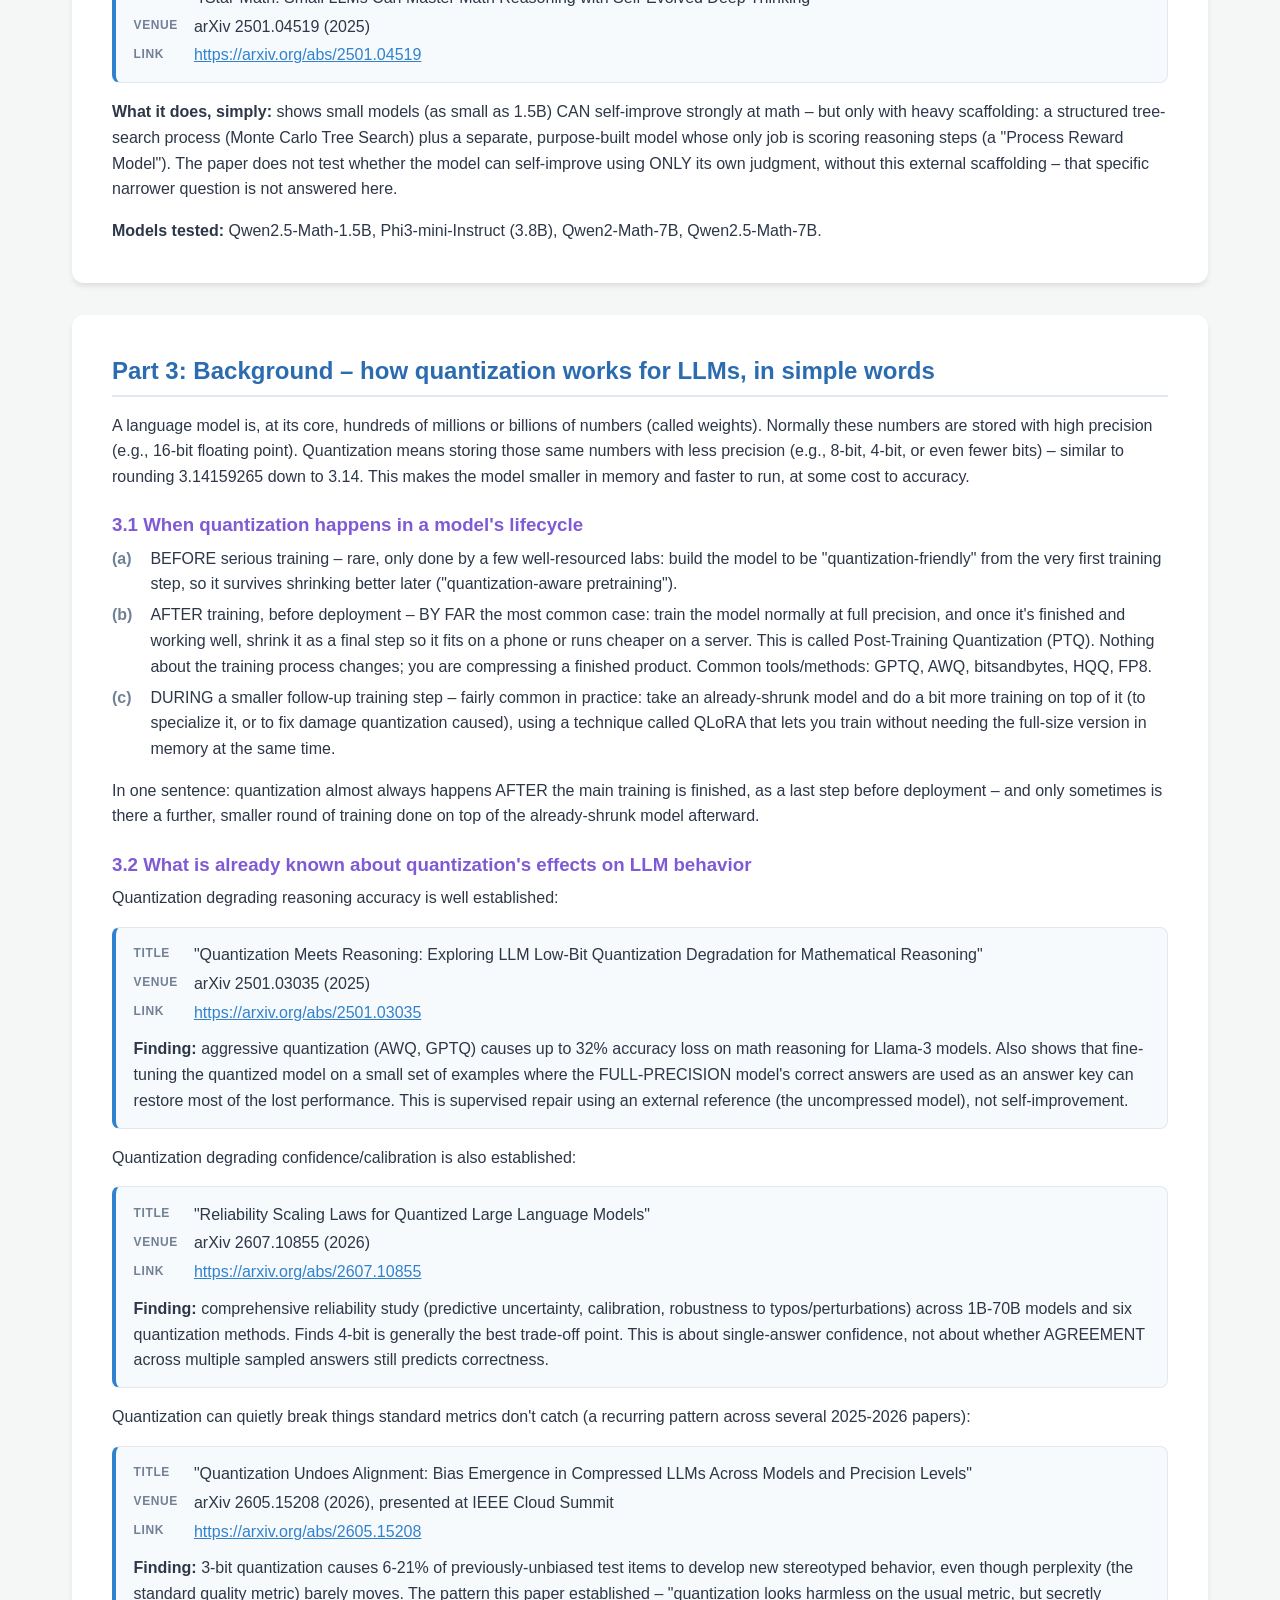
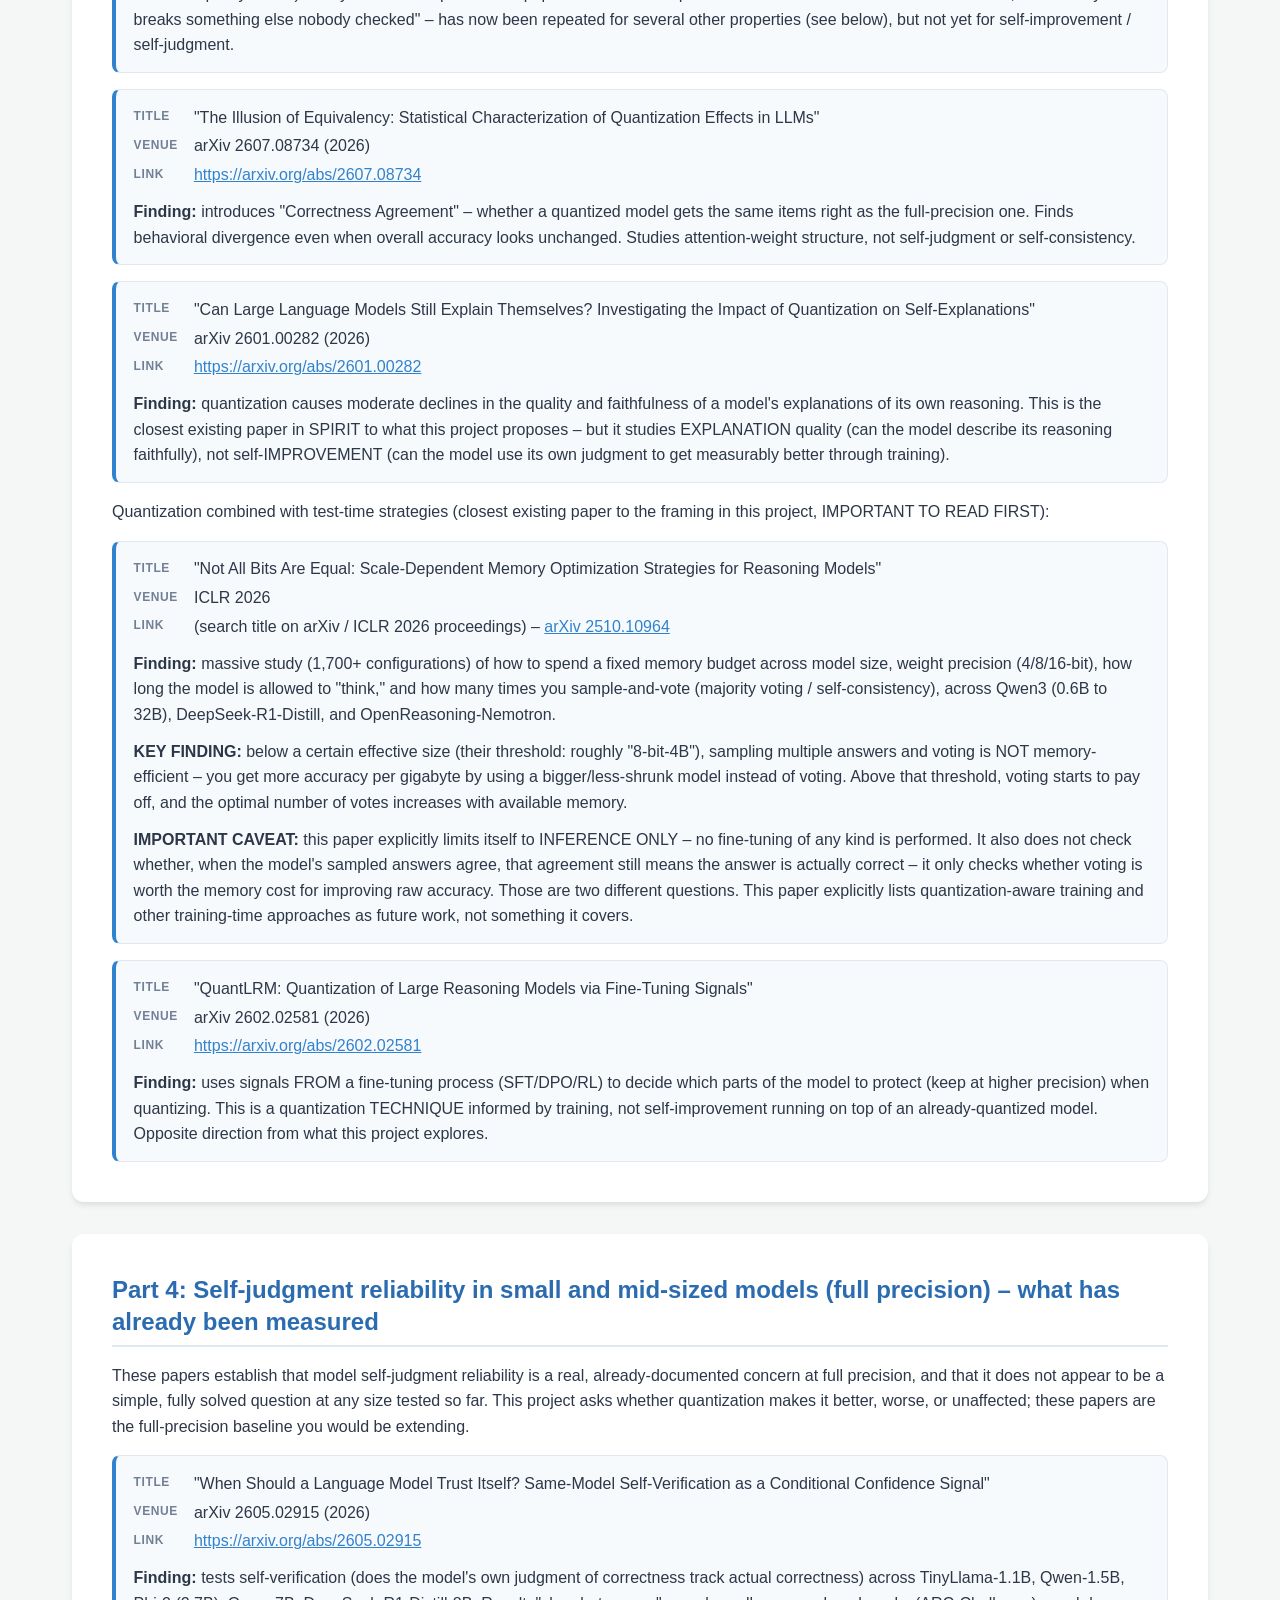
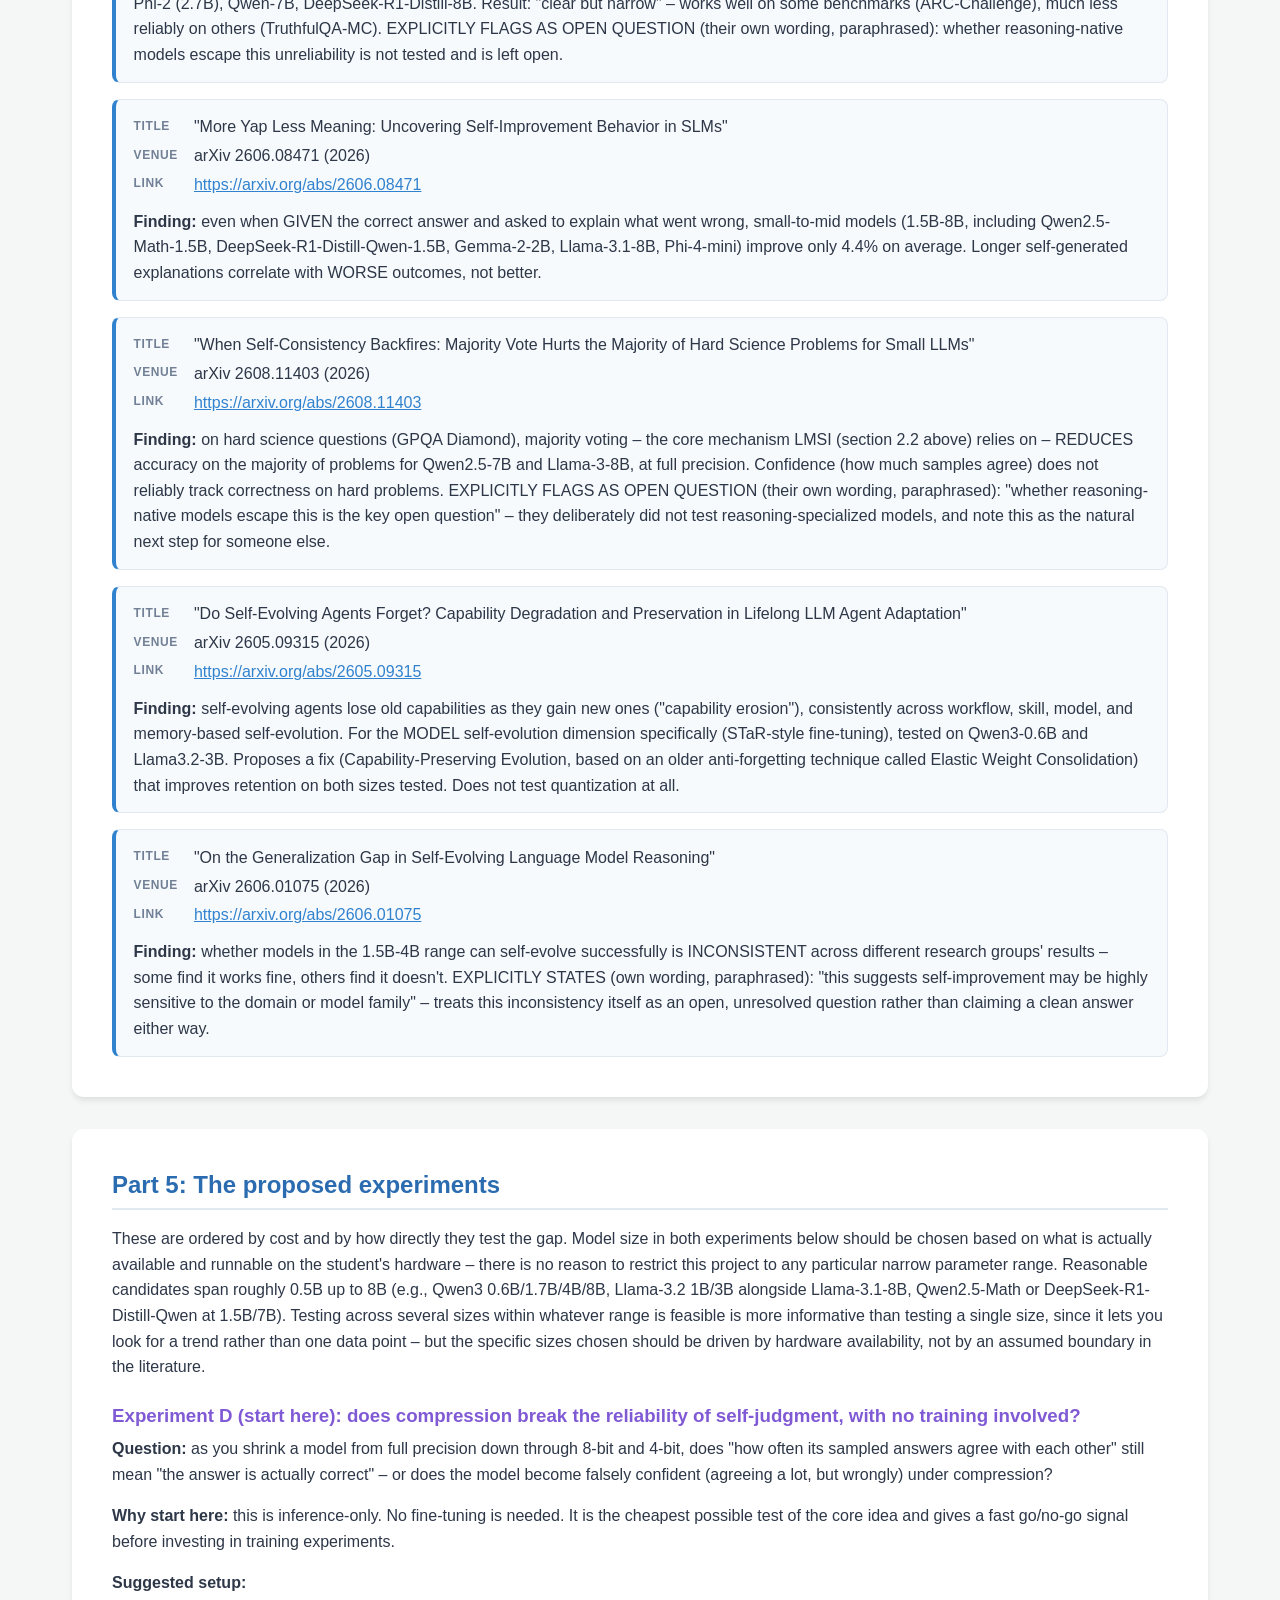
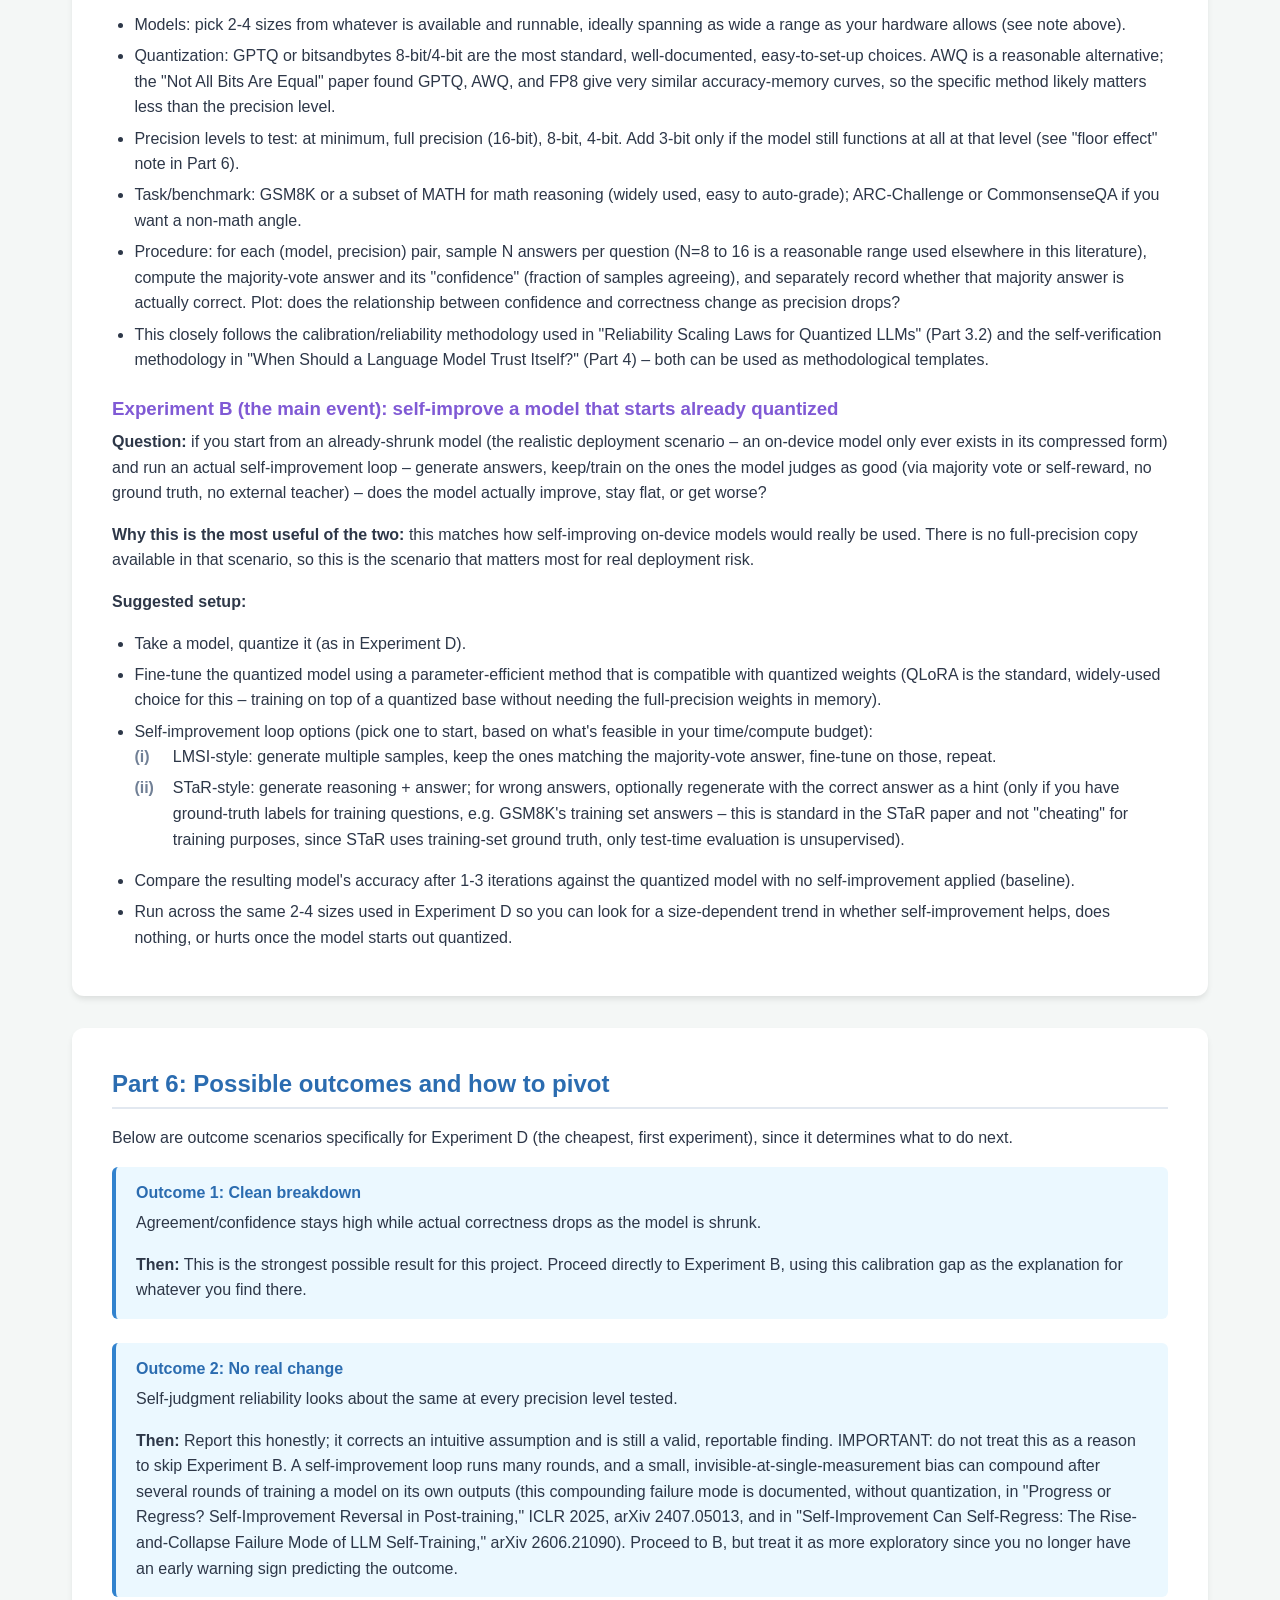
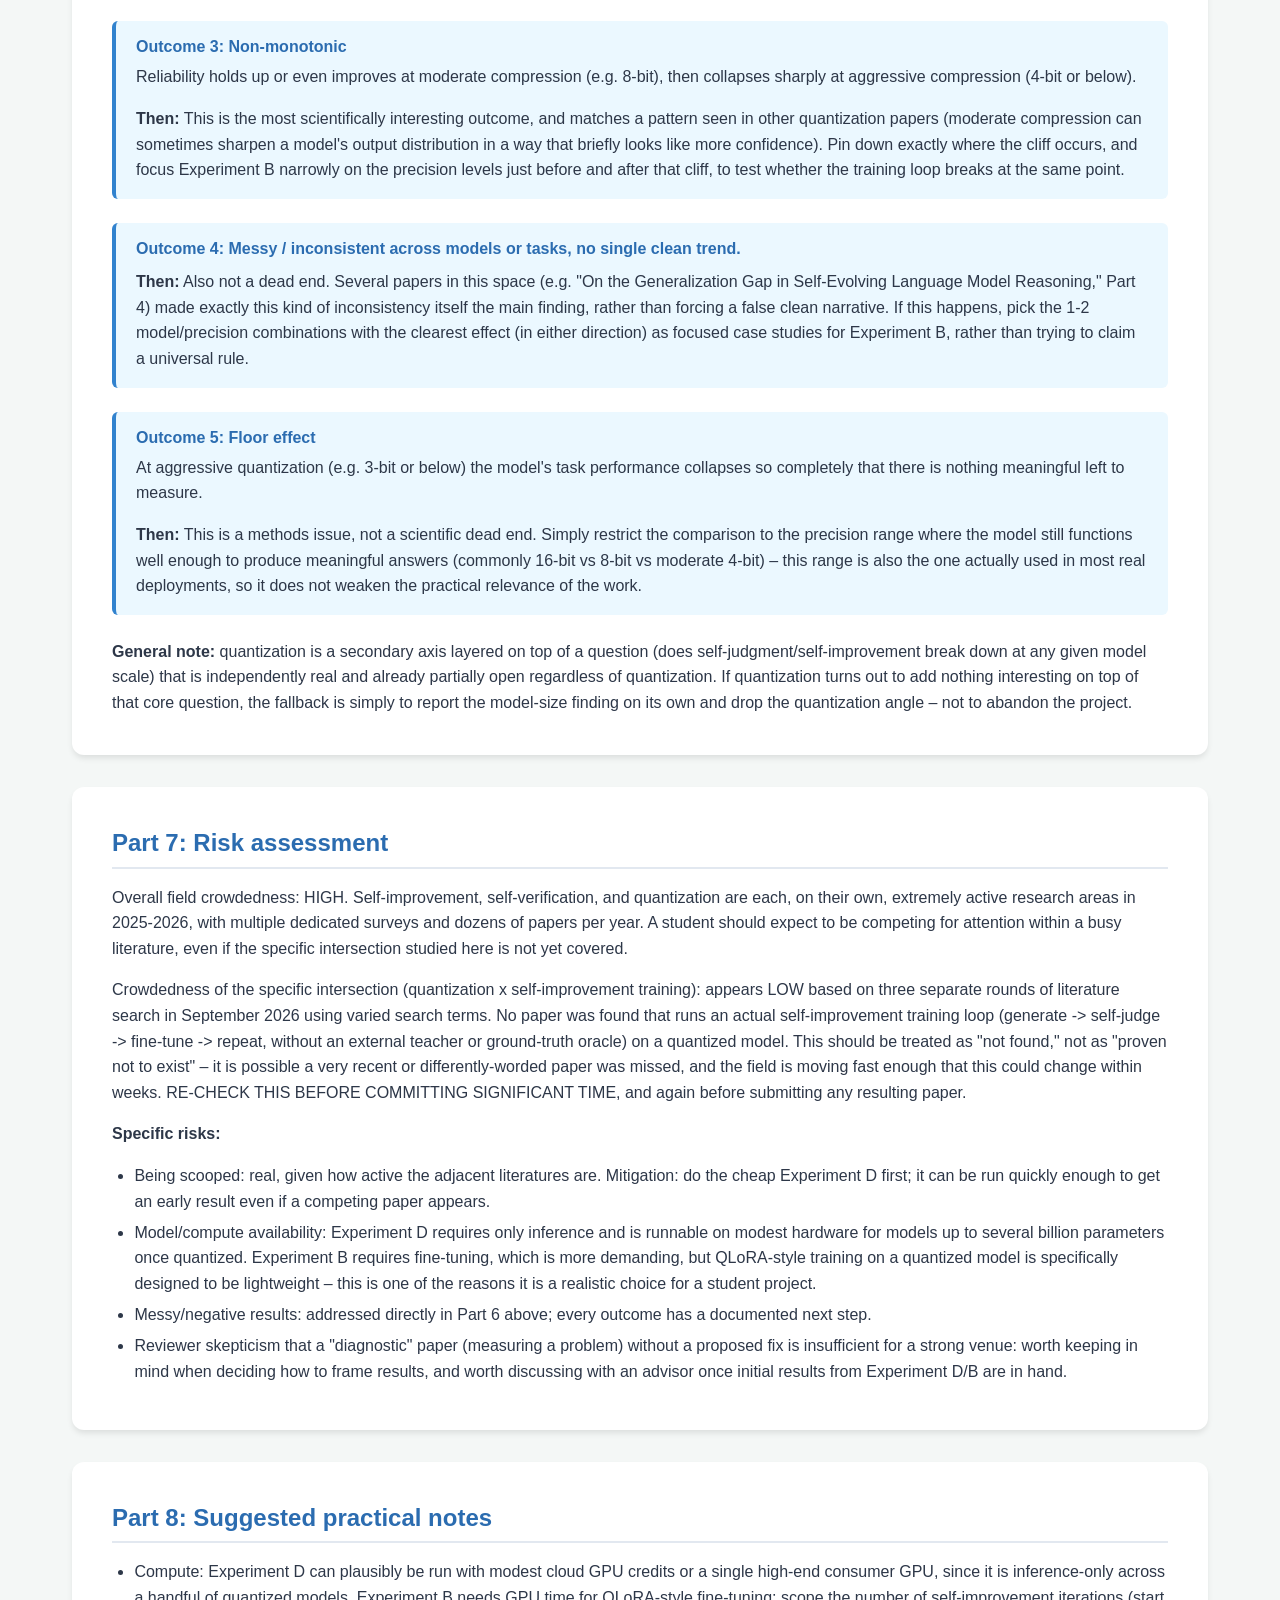
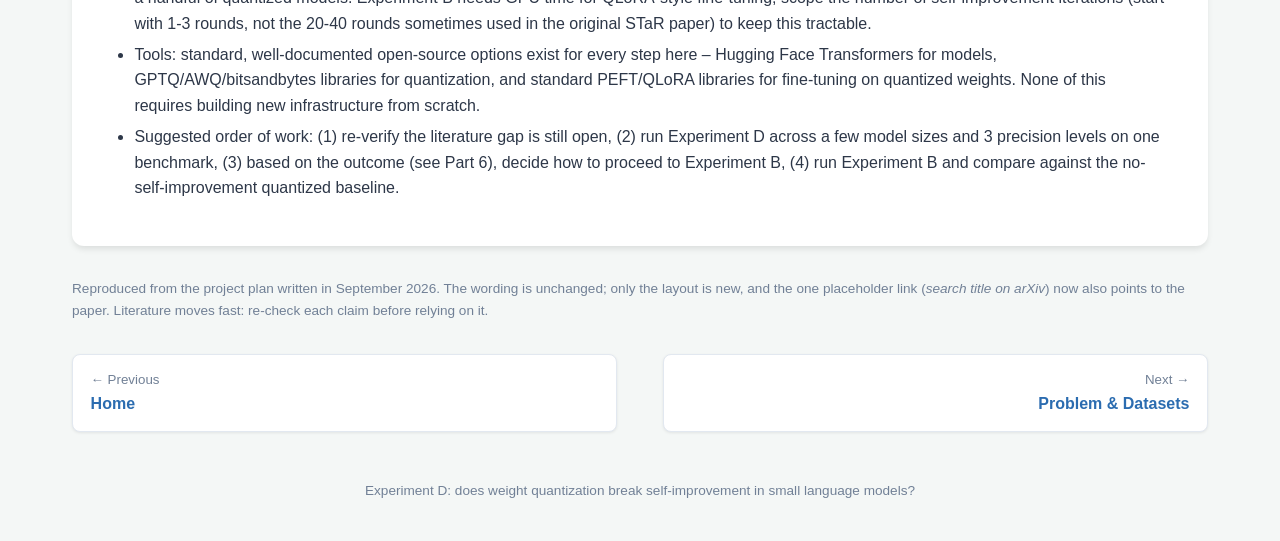
<file: web/proposal.html>
<!DOCTYPE html>
<html lang="en">
<head>
    <meta charset="utf-8">
    <meta name="viewport" content="width=device-width, initial-scale=1">
    <link rel="stylesheet" href="assets/css/site.css">
    <link rel="stylesheet" href="assets/css/proposal.css">
</head>
<body>
<script src="assets/js/site.js"></script>
<main>
<section class="content-box" id="about">
<h2>How to read this document</h2>
<p class="plan-title">Does quantization break self-improvement in small language models?</p>
<p>A note on how to read this document: this is a scoping document, not a finished research plan. It lays out the problem, the background needed to understand it, what appears to already be known (based on literature search carried out in September 2026), and what appears to still be open. Literature moves fast in this area. Before committing serious time to any single sub-question below, re-search it – a paper may have appeared in the weeks since this was written. Nothing here should be taken as a guarantee that a gap still exists by the time you read it.</p>
</section>
<section class="content-box" id="part-1">
<h2>Part 1: The problem, in simple words</h2>
<p>Large language models can sometimes "teach themselves" – get better at a task by looking at their own attempts, deciding which ones seem good, and training on those. This is called self-improvement. It works because models are often better at judging an answer than at producing one in the first place: it's easier to recognize a good essay than to write one from scratch. Self-improvement tries to squeeze out that judging ability and turn it into better answers.</p>
<p>Two things are true at the same time in the current research landscape:</p>
<ul class="marked">
<li><span class="marker">1.</span><span class="item-text">Small models appear to be worse at judging their own answers than very large models. Several papers (listed below) have found this, though the picture is mixed rather than uniformly bad, and the exact point where this weakness shows up or goes away has not been mapped out carefully.</span></li>
<li><span class="marker">2.</span><span class="item-text">Models that are deployed for real use are almost never run at full precision. They are shrunk ("quantized") to save memory and run faster – this is standard practice for anything running on-device.</span></li>
</ul>
<p>The open question this project explores is: NOBODY APPEARS TO HAVE STUDIED WHAT HAPPENS WHEN YOU COMBINE THESE TWO THINGS. Does shrinking a model make its self-judgment worse, better, or unaffected? And if a model is shrunk and then asked to improve itself using only its own judgment (no outside teacher, no ground-truth answers), does that process work, quietly fail, or actively make the model worse?</p>
<p>This matters practically: if compressed, on-device models are increasingly expected to personalize or improve themselves from usage (a real, emerging deployment pattern), and if compression breaks the self-judgment this depends on, that is a genuine and currently undocumented risk.</p>
</section>
<section class="content-box" id="part-2">
<h2>Part 2: Background – how self-improvement in language models works</h2>
<p>Below are the main mechanisms in roughly the order they appeared in the literature. Read at least the first four before designing any experiment – they define the vocabulary the rest of the field uses.</p>
<h3>2.1 STaR (Self-Taught Reasoner)</h3>
<div class="paper-entry">
<dl>
<dt>Title</dt><dd>"STaR: Bootstrapping Reasoning With Reasoning"</dd>
<dt>Venue</dt><dd>NeurIPS 2022</dd>
<dt>Link</dt><dd><a href="https://arxiv.org/abs/2203.14465">https://arxiv.org/abs/2203.14465</a></dd>
</dl>
</div>
<p><strong>What it does, simply:</strong> show the model a question, have it write out its reasoning and an answer. If the answer is correct, keep that reasoning as training data. If it's wrong, give the model the correct answer and ask it to explain backward how it could have gotten there ("rationalization"), and use that explanation as training data too. Fine-tune on all of this, repeat.</p>
<p><strong>Model tested:</strong> GPT-J, 6B parameters. The paper explicitly notes GPT-2 (much smaller) could NOT bootstrap even simple arithmetic reasoning this way – an early, direct signal that this class of method needs a minimum amount of base capability to get started.</p>
<h3>2.2 LMSI / "Large Language Models Can Self-Improve"</h3>
<div class="paper-entry">
<dl>
<dt>Title</dt><dd>"Large Language Models Can Self-Improve"</dd>
<dt>Venue</dt><dd>EMNLP 2023 (arXiv 2022)</dd>
<dt>Link</dt><dd><a href="https://arxiv.org/abs/2210.11610">https://arxiv.org/abs/2210.11610</a></dd>
</dl>
</div>
<p><strong>What it does, simply:</strong> instead of using the correct answer to check itself, ask the model the same question many times with some randomness, and treat the most common ("majority vote") answer as probably correct. Fine-tune on the reasoning that led to that majority answer. No ground truth needed at all.</p>
<p><strong>Model tested:</strong> PaLM, 540 billion parameters. Also tested distilling the self-improved 540B model's knowledge down to 8B and 62B models (a different thing from those smaller models self-improving on their own).</p>
<h3>2.3 The Sharpening Mechanism (the main theory paper)</h3>
<div class="paper-entry">
<dl>
<dt>Title</dt><dd>"Self-Improvement in Language Models: The Sharpening Mechanism"</dd>
<dt>Venue</dt><dd>ICLR 2025 (arXiv 2412.01951)</dd>
<dt>Link</dt><dd><a href="https://arxiv.org/abs/2412.01951">https://arxiv.org/abs/2412.01951</a></dd>
</dl>
</div>
<p><strong>What it does, simply:</strong> this is the theoretical explanation for why self-improvement can work at all, given that a model supposedly "can't create information it doesn't already have." The answer: models are often better at judging (verifying) a response than generating one, so self-improvement works by using the model's own judgment to pick its best outputs, then training on those picks – "sharpening" the model toward what it already secretly knows was good.</p>
<p><strong>The math, in plain words:</strong> </p>
<ul>
<li>"Coverage": a model can only be sharpened successfully if, somewhere in the wide range of things it could say, it does sometimes produce the right answer. If it never does, even by chance, there's nothing to sharpen.</li>
<li>They compare simple fine-tuning on your own best guesses (SFT) against reinforcement-learning-style training (RLHF). Plain fine-tuning is proven to be as good as any method can be, GIVEN enough coverage. RL-style training can do better than plain fine-tuning specifically because it can actively explore, which can work even when coverage is weak.</li>
</ul>
<p><strong>Models tested:</strong> Phi-3 (Mini/Small/Medium), Phi-3.5-Mini, Mistral-7B, Llama-3.2-3B, GPT-3.5.</p>
<h3>2.4 "Large Language Models Cannot Self-Correct Reasoning Yet"</h3>
<div class="paper-entry">
<dl>
<dt>Title</dt><dd>"Large Language Models Cannot Self-Correct Reasoning Yet"</dd>
<dt>Venue</dt><dd>ICLR 2024</dd>
<dt>Link</dt><dd><a href="https://arxiv.org/abs/2310.01798">https://arxiv.org/abs/2310.01798</a></dd>
</dl>
</div>
<p><strong>What it does, simply:</strong> tests whether asking a model to "double check your answer" without giving it the correct answer actually helps. Finding: no – performance usually gets WORSE. Models flip more correct answers to wrong than they fix wrong answers to correct, because they can't reliably judge their own correctness without help. Also shows several earlier "self-correction works" papers were secretly using the ground-truth answer to know when to stop, which is a form of cheating.</p>
<p><strong>Models tested:</strong> GPT-3.5, GPT-4, GPT-4-Turbo, Llama-2-70B.</p>
<h3>2.5 rStar-Math</h3>
<div class="paper-entry">
<dl>
<dt>Title</dt><dd>"rStar-Math: Small LLMs Can Master Math Reasoning with Self-Evolved Deep Thinking"</dd>
<dt>Venue</dt><dd>arXiv 2501.04519 (2025)</dd>
<dt>Link</dt><dd><a href="https://arxiv.org/abs/2501.04519">https://arxiv.org/abs/2501.04519</a></dd>
</dl>
</div>
<p><strong>What it does, simply:</strong> shows small models (as small as 1.5B) CAN self-improve strongly at math – but only with heavy scaffolding: a structured tree-search process (Monte Carlo Tree Search) plus a separate, purpose-built model whose only job is scoring reasoning steps (a "Process Reward Model"). The paper does not test whether the model can self-improve using ONLY its own judgment, without this external scaffolding – that specific narrower question is not answered here.</p>
<p><strong>Models tested:</strong> Qwen2.5-Math-1.5B, Phi3-mini-Instruct (3.8B), Qwen2-Math-7B, Qwen2.5-Math-7B.</p>
</section>
<section class="content-box" id="part-3">
<h2>Part 3: Background – how quantization works for LLMs, in simple words</h2>
<p>A language model is, at its core, hundreds of millions or billions of numbers (called weights). Normally these numbers are stored with high precision (e.g., 16-bit floating point). Quantization means storing those same numbers with less precision (e.g., 8-bit, 4-bit, or even fewer bits) – similar to rounding 3.14159265 down to 3.14. This makes the model smaller in memory and faster to run, at some cost to accuracy.</p>
<h3>3.1 When quantization happens in a model's lifecycle</h3>
<ul class="marked">
<li><span class="marker">(a)</span><span class="item-text">BEFORE serious training – rare, only done by a few well-resourced labs: build the model to be "quantization-friendly" from the very first training step, so it survives shrinking better later ("quantization-aware pretraining").</span></li>
<li><span class="marker">(b)</span><span class="item-text">AFTER training, before deployment – BY FAR the most common case: train the model normally at full precision, and once it's finished and working well, shrink it as a final step so it fits on a phone or runs cheaper on a server. This is called Post-Training Quantization (PTQ). Nothing about the training process changes; you are compressing a finished product. Common tools/methods: GPTQ, AWQ, bitsandbytes, HQQ, FP8.</span></li>
<li><span class="marker">(c)</span><span class="item-text">DURING a smaller follow-up training step – fairly common in practice: take an already-shrunk model and do a bit more training on top of it (to specialize it, or to fix damage quantization caused), using a technique called QLoRA that lets you train without needing the full-size version in memory at the same time.</span></li>
</ul>
<p>In one sentence: quantization almost always happens AFTER the main training is finished, as a last step before deployment – and only sometimes is there a further, smaller round of training done on top of the already-shrunk model afterward.</p>
<h3>3.2 What is already known about quantization's effects on LLM behavior</h3>
<p>Quantization degrading reasoning accuracy is well established:</p>
<div class="paper-entry">
<dl>
<dt>Title</dt><dd>"Quantization Meets Reasoning: Exploring LLM Low-Bit Quantization Degradation for Mathematical Reasoning"</dd>
<dt>Venue</dt><dd>arXiv 2501.03035 (2025)</dd>
<dt>Link</dt><dd><a href="https://arxiv.org/abs/2501.03035">https://arxiv.org/abs/2501.03035</a></dd>
</dl>
<p><strong>Finding:</strong> aggressive quantization (AWQ, GPTQ) causes up to 32% accuracy loss on math reasoning for Llama-3 models. Also shows that fine-tuning the quantized model on a small set of examples where the FULL-PRECISION model's correct answers are used as an answer key can restore most of the lost performance. This is supervised repair using an external reference (the uncompressed model), not self-improvement.</p>
</div>
<p>Quantization degrading confidence/calibration is also established:</p>
<div class="paper-entry">
<dl>
<dt>Title</dt><dd>"Reliability Scaling Laws for Quantized Large Language Models"</dd>
<dt>Venue</dt><dd>arXiv 2607.10855 (2026)</dd>
<dt>Link</dt><dd><a href="https://arxiv.org/abs/2607.10855">https://arxiv.org/abs/2607.10855</a></dd>
</dl>
<p><strong>Finding:</strong> comprehensive reliability study (predictive uncertainty, calibration, robustness to typos/perturbations) across 1B-70B models and six quantization methods. Finds 4-bit is generally the best trade-off point. This is about single-answer confidence, not about whether AGREEMENT across multiple sampled answers still predicts correctness.</p>
</div>
<p>Quantization can quietly break things standard metrics don't catch (a recurring pattern across several 2025-2026 papers):</p>
<div class="paper-entry">
<dl>
<dt>Title</dt><dd>"Quantization Undoes Alignment: Bias Emergence in Compressed LLMs Across Models and Precision Levels"</dd>
<dt>Venue</dt><dd>arXiv 2605.15208 (2026), presented at IEEE Cloud Summit</dd>
<dt>Link</dt><dd><a href="https://arxiv.org/abs/2605.15208">https://arxiv.org/abs/2605.15208</a></dd>
</dl>
<p><strong>Finding:</strong> 3-bit quantization causes 6-21% of previously-unbiased test items to develop new stereotyped behavior, even though perplexity (the standard quality metric) barely moves. The pattern this paper established – "quantization looks harmless on the usual metric, but secretly breaks something else nobody checked" – has now been repeated for several other properties (see below), but not yet for self-improvement / self-judgment.</p>
</div>
<div class="paper-entry">
<dl>
<dt>Title</dt><dd>"The Illusion of Equivalency: Statistical Characterization of Quantization Effects in LLMs"</dd>
<dt>Venue</dt><dd>arXiv 2607.08734 (2026)</dd>
<dt>Link</dt><dd><a href="https://arxiv.org/abs/2607.08734">https://arxiv.org/abs/2607.08734</a></dd>
</dl>
<p><strong>Finding:</strong> introduces "Correctness Agreement" – whether a quantized model gets the same items right as the full-precision one. Finds behavioral divergence even when overall accuracy looks unchanged. Studies attention-weight structure, not self-judgment or self-consistency.</p>
</div>
<div class="paper-entry">
<dl>
<dt>Title</dt><dd>"Can Large Language Models Still Explain Themselves? Investigating the Impact of Quantization on Self-Explanations"</dd>
<dt>Venue</dt><dd>arXiv 2601.00282 (2026)</dd>
<dt>Link</dt><dd><a href="https://arxiv.org/abs/2601.00282">https://arxiv.org/abs/2601.00282</a></dd>
</dl>
<p><strong>Finding:</strong> quantization causes moderate declines in the quality and faithfulness of a model's explanations of its own reasoning. This is the closest existing paper in SPIRIT to what this project proposes – but it studies EXPLANATION quality (can the model describe its reasoning faithfully), not self-IMPROVEMENT (can the model use its own judgment to get measurably better through training).</p>
</div>
<p>Quantization combined with test-time strategies (closest existing paper to the framing in this project, IMPORTANT TO READ FIRST):</p>
<div class="paper-entry">
<dl>
<dt>Title</dt><dd>"Not All Bits Are Equal: Scale-Dependent Memory Optimization Strategies for Reasoning Models"</dd>
<dt>Venue</dt><dd>ICLR 2026</dd>
<dt>Link</dt><dd>(search title on arXiv / ICLR 2026 proceedings) &ndash; <a href="https://arxiv.org/abs/2510.10964">arXiv 2510.10964</a></dd>
</dl>
<p><strong>Finding:</strong> massive study (1,700+ configurations) of how to spend a fixed memory budget across model size, weight precision (4/8/16-bit), how long the model is allowed to "think," and how many times you sample-and-vote (majority voting / self-consistency), across Qwen3 (0.6B to 32B), DeepSeek-R1-Distill, and OpenReasoning-Nemotron.</p>
<p><strong>KEY FINDING:</strong> below a certain effective size (their threshold: roughly "8-bit-4B"), sampling multiple answers and voting is NOT memory-efficient – you get more accuracy per gigabyte by using a bigger/less-shrunk model instead of voting. Above that threshold, voting starts to pay off, and the optimal number of votes increases with available memory.</p>
<p><strong>IMPORTANT CAVEAT:</strong> this paper explicitly limits itself to INFERENCE ONLY – no fine-tuning of any kind is performed. It also does not check whether, when the model's sampled answers agree, that agreement still means the answer is actually correct – it only checks whether voting is worth the memory cost for improving raw accuracy. Those are two different questions. This paper explicitly lists quantization-aware training and other training-time approaches as future work, not something it covers.</p>
</div>
<div class="paper-entry">
<dl>
<dt>Title</dt><dd>"QuantLRM: Quantization of Large Reasoning Models via Fine-Tuning Signals"</dd>
<dt>Venue</dt><dd>arXiv 2602.02581 (2026)</dd>
<dt>Link</dt><dd><a href="https://arxiv.org/abs/2602.02581">https://arxiv.org/abs/2602.02581</a></dd>
</dl>
<p><strong>Finding:</strong> uses signals FROM a fine-tuning process (SFT/DPO/RL) to decide which parts of the model to protect (keep at higher precision) when quantizing. This is a quantization TECHNIQUE informed by training, not self-improvement running on top of an already-quantized model. Opposite direction from what this project explores.</p>
</div>
</section>
<section class="content-box" id="part-4">
<h2>Part 4: Self-judgment reliability in small and mid-sized models (full precision) – what has already been measured</h2>
<p>These papers establish that model self-judgment reliability is a real, already-documented concern at full precision, and that it does not appear to be a simple, fully solved question at any size tested so far. This project asks whether quantization makes it better, worse, or unaffected; these papers are the full-precision baseline you would be extending.</p>
<div class="paper-entry">
<dl>
<dt>Title</dt><dd>"When Should a Language Model Trust Itself? Same-Model Self-Verification as a Conditional Confidence Signal"</dd>
<dt>Venue</dt><dd>arXiv 2605.02915 (2026)</dd>
<dt>Link</dt><dd><a href="https://arxiv.org/abs/2605.02915">https://arxiv.org/abs/2605.02915</a></dd>
</dl>
<p><strong>Finding:</strong> tests self-verification (does the model's own judgment of correctness track actual correctness) across TinyLlama-1.1B, Qwen-1.5B, Phi-2 (2.7B), Qwen-7B, DeepSeek-R1-Distill-8B. Result: "clear but narrow" – works well on some benchmarks (ARC-Challenge), much less reliably on others (TruthfulQA-MC). EXPLICITLY FLAGS AS OPEN QUESTION (their own wording, paraphrased): whether reasoning-native models escape this unreliability is not tested and is left open.</p>
</div>
<div class="paper-entry">
<dl>
<dt>Title</dt><dd>"More Yap Less Meaning: Uncovering Self-Improvement Behavior in SLMs"</dd>
<dt>Venue</dt><dd>arXiv 2606.08471 (2026)</dd>
<dt>Link</dt><dd><a href="https://arxiv.org/abs/2606.08471">https://arxiv.org/abs/2606.08471</a></dd>
</dl>
<p><strong>Finding:</strong> even when GIVEN the correct answer and asked to explain what went wrong, small-to-mid models (1.5B-8B, including Qwen2.5-Math-1.5B, DeepSeek-R1-Distill-Qwen-1.5B, Gemma-2-2B, Llama-3.1-8B, Phi-4-mini) improve only 4.4% on average. Longer self-generated explanations correlate with WORSE outcomes, not better.</p>
</div>
<div class="paper-entry">
<dl>
<dt>Title</dt><dd>"When Self-Consistency Backfires: Majority Vote Hurts the Majority of Hard Science Problems for Small LLMs"</dd>
<dt>Venue</dt><dd>arXiv 2608.11403 (2026)</dd>
<dt>Link</dt><dd><a href="https://arxiv.org/abs/2608.11403">https://arxiv.org/abs/2608.11403</a></dd>
</dl>
<p><strong>Finding:</strong> on hard science questions (GPQA Diamond), majority voting – the core mechanism LMSI (section 2.2 above) relies on – REDUCES accuracy on the majority of problems for Qwen2.5-7B and Llama-3-8B, at full precision. Confidence (how much samples agree) does not reliably track correctness on hard problems. EXPLICITLY FLAGS AS OPEN QUESTION (their own wording, paraphrased): "whether reasoning-native models escape this is the key open question" – they deliberately did not test reasoning-specialized models, and note this as the natural next step for someone else.</p>
</div>
<div class="paper-entry">
<dl>
<dt>Title</dt><dd>"Do Self-Evolving Agents Forget? Capability Degradation and Preservation in Lifelong LLM Agent Adaptation"</dd>
<dt>Venue</dt><dd>arXiv 2605.09315 (2026)</dd>
<dt>Link</dt><dd><a href="https://arxiv.org/abs/2605.09315">https://arxiv.org/abs/2605.09315</a></dd>
</dl>
<p><strong>Finding:</strong> self-evolving agents lose old capabilities as they gain new ones ("capability erosion"), consistently across workflow, skill, model, and memory-based self-evolution. For the MODEL self-evolution dimension specifically (STaR-style fine-tuning), tested on Qwen3-0.6B and Llama3.2-3B. Proposes a fix (Capability-Preserving Evolution, based on an older anti-forgetting technique called Elastic Weight Consolidation) that improves retention on both sizes tested. Does not test quantization at all.</p>
</div>
<div class="paper-entry">
<dl>
<dt>Title</dt><dd>"On the Generalization Gap in Self-Evolving Language Model Reasoning"</dd>
<dt>Venue</dt><dd>arXiv 2606.01075 (2026)</dd>
<dt>Link</dt><dd><a href="https://arxiv.org/abs/2606.01075">https://arxiv.org/abs/2606.01075</a></dd>
</dl>
<p><strong>Finding:</strong> whether models in the 1.5B-4B range can self-evolve successfully is INCONSISTENT across different research groups' results – some find it works fine, others find it doesn't. EXPLICITLY STATES (own wording, paraphrased): "this suggests self-improvement may be highly sensitive to the domain or model family" – treats this inconsistency itself as an open, unresolved question rather than claiming a clean answer either way.</p>
</div>
</section>
<section class="content-box" id="part-5">
<h2>Part 5: The proposed experiments</h2>
<p>These are ordered by cost and by how directly they test the gap. Model size in both experiments below should be chosen based on what is actually available and runnable on the student's hardware – there is no reason to restrict this project to any particular narrow parameter range. Reasonable candidates span roughly 0.5B up to 8B (e.g., Qwen3 0.6B/1.7B/4B/8B, Llama-3.2 1B/3B alongside Llama-3.1-8B, Qwen2.5-Math or DeepSeek-R1- Distill-Qwen at 1.5B/7B). Testing across several sizes within whatever range is feasible is more informative than testing a single size, since it lets you look for a trend rather than one data point – but the specific sizes chosen should be driven by hardware availability, not by an assumed boundary in the literature.</p>
<h3>Experiment D (start here): does compression break the reliability of self-judgment, with no training involved?</h3>
<p><strong>Question:</strong> as you shrink a model from full precision down through 8-bit and 4-bit, does "how often its sampled answers agree with each other" still mean "the answer is actually correct" – or does the model become falsely confident (agreeing a lot, but wrongly) under compression?</p>
<p><strong>Why start here:</strong> this is inference-only. No fine-tuning is needed. It is the cheapest possible test of the core idea and gives a fast go/no-go signal before investing in training experiments.</p>
<p><strong>Suggested setup:</strong> </p>
<ul>
<li>Models: pick 2-4 sizes from whatever is available and runnable, ideally spanning as wide a range as your hardware allows (see note above).</li>
<li>Quantization: GPTQ or bitsandbytes 8-bit/4-bit are the most standard, well-documented, easy-to-set-up choices. AWQ is a reasonable alternative; the "Not All Bits Are Equal" paper found GPTQ, AWQ, and FP8 give very similar accuracy-memory curves, so the specific method likely matters less than the precision level.</li>
<li>Precision levels to test: at minimum, full precision (16-bit), 8-bit, 4-bit. Add 3-bit only if the model still functions at all at that level (see "floor effect" note in Part 6).</li>
<li>Task/benchmark: GSM8K or a subset of MATH for math reasoning (widely used, easy to auto-grade); ARC-Challenge or CommonsenseQA if you want a non-math angle.</li>
<li>Procedure: for each (model, precision) pair, sample N answers per question (N=8 to 16 is a reasonable range used elsewhere in this literature), compute the majority-vote answer and its "confidence" (fraction of samples agreeing), and separately record whether that majority answer is actually correct. Plot: does the relationship between confidence and correctness change as precision drops?</li>
<li>This closely follows the calibration/reliability methodology used in "Reliability Scaling Laws for Quantized LLMs" (Part 3.2) and the self-verification methodology in "When Should a Language Model Trust Itself?" (Part 4) – both can be used as methodological templates.</li>
</ul>
<h3>Experiment B (the main event): self-improve a model that starts already quantized</h3>
<p><strong>Question:</strong> if you start from an already-shrunk model (the realistic deployment scenario – an on-device model only ever exists in its compressed form) and run an actual self-improvement loop – generate answers, keep/train on the ones the model judges as good (via majority vote or self-reward, no ground truth, no external teacher) – does the model actually improve, stay flat, or get worse?</p>
<p><strong>Why this is the most useful of the two:</strong> this matches how self-improving on-device models would really be used. There is no full-precision copy available in that scenario, so this is the scenario that matters most for real deployment risk.</p>
<p><strong>Suggested setup:</strong> </p>
<ul>
<li>Take a model, quantize it (as in Experiment D).</li>
<li>Fine-tune the quantized model using a parameter-efficient method that is compatible with quantized weights (QLoRA is the standard, widely-used choice for this – training on top of a quantized base without needing the full-precision weights in memory).</li>
<li>Self-improvement loop options (pick one to start, based on what's feasible in your time/compute budget):<ul class="marked">
<li><span class="marker">(i)</span><span class="item-text">LMSI-style: generate multiple samples, keep the ones matching the majority-vote answer, fine-tune on those, repeat.</span></li>
<li><span class="marker">(ii)</span><span class="item-text">STaR-style: generate reasoning + answer; for wrong answers, optionally regenerate with the correct answer as a hint (only if you have ground-truth labels for training questions, e.g. GSM8K's training set answers – this is standard in the STaR paper and not "cheating" for training purposes, since STaR uses training-set ground truth, only test-time evaluation is unsupervised).</span></li>
</ul>
</li>
<li>Compare the resulting model's accuracy after 1-3 iterations against the quantized model with no self-improvement applied (baseline).</li>
<li>Run across the same 2-4 sizes used in Experiment D so you can look for a size-dependent trend in whether self-improvement helps, does nothing, or hurts once the model starts out quantized.</li>
</ul>
</section>
<section class="content-box" id="part-6">
<h2>Part 6: Possible outcomes and how to pivot</h2>
<p>Below are outcome scenarios specifically for Experiment D (the cheapest, first experiment), since it determines what to do next.</p>
<div class="callout outcome">
<h4>Outcome 1: Clean breakdown</h4>
<p>Agreement/confidence stays high while actual correctness drops as the model is shrunk.</p>
<p class="action"><strong>Then:</strong> This is the strongest possible result for this project. Proceed directly to Experiment B, using this calibration gap as the explanation for whatever you find there.</p>
</div>
<div class="callout outcome">
<h4>Outcome 2: No real change</h4>
<p>Self-judgment reliability looks about the same at every precision level tested.</p>
<p class="action"><strong>Then:</strong> Report this honestly; it corrects an intuitive assumption and is still a valid, reportable finding. IMPORTANT: do not treat this as a reason to skip Experiment B. A self-improvement loop runs many rounds, and a small, invisible-at-single-measurement bias can compound after several rounds of training a model on its own outputs (this compounding failure mode is documented, without quantization, in "Progress or Regress? Self-Improvement Reversal in Post-training," ICLR 2025, arXiv 2407.05013, and in "Self-Improvement Can Self-Regress: The Rise-and-Collapse Failure Mode of LLM Self-Training," arXiv 2606.21090). Proceed to B, but treat it as more exploratory since you no longer have an early warning sign predicting the outcome.</p>
</div>
<div class="callout outcome">
<h4>Outcome 3: Non-monotonic</h4>
<p>Reliability holds up or even improves at moderate compression (e.g. 8-bit), then collapses sharply at aggressive compression (4-bit or below).</p>
<p class="action"><strong>Then:</strong> This is the most scientifically interesting outcome, and matches a pattern seen in other quantization papers (moderate compression can sometimes sharpen a model's output distribution in a way that briefly looks like more confidence). Pin down exactly where the cliff occurs, and focus Experiment B narrowly on the precision levels just before and after that cliff, to test whether the training loop breaks at the same point.</p>
</div>
<div class="callout outcome">
<h4>Outcome 4: Messy / inconsistent across models or tasks, no single clean trend.</h4>
<p class="action"><strong>Then:</strong> Also not a dead end. Several papers in this space (e.g. "On the Generalization Gap in Self-Evolving Language Model Reasoning," Part 4) made exactly this kind of inconsistency itself the main finding, rather than forcing a false clean narrative. If this happens, pick the 1-2 model/precision combinations with the clearest effect (in either direction) as focused case studies for Experiment B, rather than trying to claim a universal rule.</p>
</div>
<div class="callout outcome">
<h4>Outcome 5: Floor effect</h4>
<p>At aggressive quantization (e.g. 3-bit or below) the model's task performance collapses so completely that there is nothing meaningful left to measure.</p>
<p class="action"><strong>Then:</strong> This is a methods issue, not a scientific dead end. Simply restrict the comparison to the precision range where the model still functions well enough to produce meaningful answers (commonly 16-bit vs 8-bit vs moderate 4-bit) – this range is also the one actually used in most real deployments, so it does not weaken the practical relevance of the work.</p>
</div>
<p><strong>General note:</strong> quantization is a secondary axis layered on top of a question (does self-judgment/self-improvement break down at any given model scale) that is independently real and already partially open regardless of quantization. If quantization turns out to add nothing interesting on top of that core question, the fallback is simply to report the model-size finding on its own and drop the quantization angle – not to abandon the project.</p>
</section>
<section class="content-box" id="part-7">
<h2>Part 7: Risk assessment</h2>
<p>Overall field crowdedness: HIGH. Self-improvement, self-verification, and quantization are each, on their own, extremely active research areas in 2025-2026, with multiple dedicated surveys and dozens of papers per year. A student should expect to be competing for attention within a busy literature, even if the specific intersection studied here is not yet covered.</p>
<p>Crowdedness of the specific intersection (quantization x self-improvement training): appears LOW based on three separate rounds of literature search in September 2026 using varied search terms. No paper was found that runs an actual self-improvement training loop (generate -&gt; self-judge -&gt; fine-tune -&gt; repeat, without an external teacher or ground-truth oracle) on a quantized model. This should be treated as "not found," not as "proven not to exist" – it is possible a very recent or differently-worded paper was missed, and the field is moving fast enough that this could change within weeks. RE-CHECK THIS BEFORE COMMITTING SIGNIFICANT TIME, and again before submitting any resulting paper.</p>
<p><strong>Specific risks:</strong> </p>
<ul>
<li>Being scooped: real, given how active the adjacent literatures are. Mitigation: do the cheap Experiment D first; it can be run quickly enough to get an early result even if a competing paper appears.</li>
<li>Model/compute availability: Experiment D requires only inference and is runnable on modest hardware for models up to several billion parameters once quantized. Experiment B requires fine-tuning, which is more demanding, but QLoRA-style training on a quantized model is specifically designed to be lightweight – this is one of the reasons it is a realistic choice for a student project.</li>
<li>Messy/negative results: addressed directly in Part 6 above; every outcome has a documented next step.</li>
<li>Reviewer skepticism that a "diagnostic" paper (measuring a problem) without a proposed fix is insufficient for a strong venue: worth keeping in mind when deciding how to frame results, and worth discussing with an advisor once initial results from Experiment D/B are in hand.</li>
</ul>
</section>
<section class="content-box" id="part-8">
<h2>Part 8: Suggested practical notes</h2>
<ul>
<li>Compute: Experiment D can plausibly be run with modest cloud GPU credits or a single high-end consumer GPU, since it is inference-only across a handful of quantized models. Experiment B needs GPU time for QLoRA-style fine-tuning; scope the number of self-improvement iterations (start with 1-3 rounds, not the 20-40 rounds sometimes used in the original STaR paper) to keep this tractable.</li>
<li>Tools: standard, well-documented open-source options exist for every step here – Hugging Face Transformers for models, GPTQ/AWQ/bitsandbytes libraries for quantization, and standard PEFT/QLoRA libraries for fine-tuning on quantized weights. None of this requires building new infrastructure from scratch.</li>
<li>Suggested order of work: (1) re-verify the literature gap is still open, (2) run Experiment D across a few model sizes and 3 precision levels on one benchmark, (3) based on the outcome (see Part 6), decide how to proceed to Experiment B, (4) run Experiment B and compare against the no-self-improvement quantized baseline.</li>
</ul>
</section>
<p class="small muted">Reproduced from the project plan written in September 2026. The wording is unchanged; only the layout is new, and the one placeholder link (<em>search title on arXiv</em>) now also points to the paper. Literature moves fast: re-check each claim before relying on it.</p>
</main>
</body>
</html>
</file>
<file: web/assets/css/site.css>
/* Site stylesheet entry point: the only stylesheet every page links.
   Page-specific styles live next to it (previous-works.css, proposal.css) and are linked by that page only. */
@import url("tokens.css");
@import url("base.css");
@import url("layout.css");
@import url("components.css");
</file>
<file: web/assets/css/previous-works.css>
/* Previous Works page. Buttons, chips, badges, callouts, cards and tables come from components.css;
   this file only holds what is specific to the paper browser. */

/* controls */
.pw-controls { display: grid; gap: 0.9rem; }
.pw-row { display: flex; flex-wrap: wrap; gap: 0.8rem 1.2rem; align-items: flex-end; }
.pw-more > .pw-row { margin-top: 0.8rem; }
.field.inline { flex-direction: row; align-items: center; gap: 0.5rem; min-width: 0; }
.pw-top { position: fixed; right: 1rem; bottom: 1rem; z-index: 50; box-shadow: 0 2px 6px rgba(0, 0, 0, 0.2); }

/* "where our paper fits" */
.pw-position tbody th { width: 24%; font-size: 0.95rem; }
.pw-position td.pw-ours { width: 36%; background: var(--success-tint); }
.pw-refs { display: inline-flex; flex-wrap: wrap; gap: 0.3rem; vertical-align: middle; }
.pw-ref { font: inherit; font-size: 0.8rem; font-weight: 600; line-height: 1.5; cursor: pointer; color: var(--primary-dark); background: #fff; border: 1px solid var(--border); border-radius: 9999px; padding: 0.05rem 0.6rem; }
.pw-ref:hover { background: var(--primary-tint); border-color: var(--primary); }

/* about */
.pw-legend { list-style: none; padding: 0; display: grid; gap: 0.4rem; }

/* theme sections */
.pw-theme { margin: 2rem 0 1rem; padding: 1.2rem 1.4rem; background: var(--surface); border: 1px solid var(--border); border-radius: var(--radius-lg); }
.pw-theme-head { display: flex; gap: 0.9rem; align-items: flex-start; }
.pw-theme-head h3 { margin: 0; font-size: 1.35rem; color: var(--primary-dark); }
.pw-theme-head p { margin: 0.15rem 0 0; }
.pw-theme-n { flex: none; width: 2.2rem; height: 2.2rem; border-radius: 50%; background: var(--primary); color: #fff; font-weight: 700; font-size: 1.1rem; display: flex; align-items: center; justify-content: center; }
.pw-theme-body { display: grid; grid-template-columns: 3fr 2fr; gap: 1rem; margin-top: 1rem; }
.pw-theme-body h4 { margin: 0 0 0.35rem; font-size: 0.75rem; text-transform: uppercase; letter-spacing: 0.06em; color: var(--text-light); }
.pw-theme-body ul { margin: 0; }
.pw-theme-body .callout { margin: 0; }
.pw-theme-body .callout p { margin: 0; }

/* paper cards */
.pw-card { margin-bottom: 0.9rem; padding: 1.1rem 1.3rem; transition: box-shadow 0.3s; }
.pw-card.pw-start { border-left: 5px solid var(--success); }
.pw-card.pw-flash { box-shadow: 0 0 0 3px rgba(49, 130, 206, 0.55); }
.pw-card h3 { font-size: 1.08rem; line-height: 1.35; }
.pw-card h3 a { color: inherit; text-decoration: none; }
.pw-card h3 a:hover { color: var(--primary); text-decoration: underline; }
.pw-meta { display: flex; flex-wrap: wrap; gap: 0.3rem 0.6rem; align-items: center; margin-bottom: 0.5rem; font-size: 0.88rem; color: var(--text-light); }
.pw-venue { font-weight: 600; color: var(--text); }
.pw-take { margin: 0 0 0.45rem; font-size: 1.02rem; font-weight: 600; }
.pw-use { margin: 0; font-size: 0.93rem; }
.pw-role { display: inline-block; margin-right: 0.5rem; padding: 0.08rem 0.5rem; border-radius: 4px; background: var(--primary-tint); color: var(--primary-dark); font-size: 0.72rem; font-weight: 700; text-transform: uppercase; letter-spacing: 0.04em; white-space: nowrap; }
.pw-detail { margin-top: 0.7rem; }
.pw-detail > summary { font-size: 0.9rem; padding: 0.2rem 0; }
.pw-section { margin-top: 0.9rem; }
.pw-section h4 { margin: 0 0 0.25rem; font-size: 0.75rem; text-transform: uppercase; letter-spacing: 0.06em; color: var(--purple); }
.pw-section p, .pw-section ul { margin: 0; }
.pw-section ul { padding-left: 1.2rem; }
.pw-detail .callout { margin: 0.9rem 0 0; font-size: 0.88rem; }
.pw-verify { margin-top: 0.8rem; font-size: 0.82rem; color: var(--text-light); }
.pw-hl { background: #fefcbf; border-radius: 2px; }

@media (max-width: 768px) {
    .pw-card, .pw-theme { padding: 1rem; }
    .pw-theme-body { grid-template-columns: 1fr; }

    /* the position table becomes one block per row */
    .pw-position thead { display: none; }
    .pw-position, .pw-position tbody, .pw-position tr, .pw-position th, .pw-position td { display: block; width: auto !important; }
    .pw-position tr { padding: 0.6rem 0; border-bottom: 2px solid var(--border); }
    .pw-position th, .pw-position td { border: none; padding: 0.3rem 0.4rem; }
    .pw-position td::before { content: attr(data-label); display: block; font-size: 0.7rem; font-weight: 700; text-transform: uppercase; letter-spacing: 0.05em; color: var(--text-light); }
}
</file>
<file: web/assets/css/proposal.css>
/* Original Proposal page: the plan rendered as structured prose. */
.plan-title { font-size: 1.25rem; font-weight: 700; color: var(--text); margin-bottom: 1rem; }

/* paper reference (Title / Venue / Link) */
.paper-entry { background: var(--surface-alt); border: 1px solid var(--border); border-left: 4px solid var(--primary); border-radius: var(--radius); padding: 0.9rem 1.1rem; margin: 0 0 1rem; }
.paper-entry dl { display: grid; grid-template-columns: max-content 1fr; gap: 0.2rem 1rem; margin: 0; }
.paper-entry dt { font-size: 0.75rem; font-weight: 700; text-transform: uppercase; letter-spacing: 0.05em; color: var(--text-light); padding-top: 0.15rem; }
.paper-entry dd { margin: 0; overflow-wrap: anywhere; }
.paper-entry > p { margin: 0.7rem 0 0; }

/* lists that keep the author's own markers, such as (a) or 1. */
ul.marked { list-style: none; padding-left: 0; }
ul.marked > li { display: grid; grid-template-columns: 2.4rem minmax(0, 1fr); }
ul.marked .marker { font-weight: 700; color: var(--text-light); }
ul.marked ul { margin-top: 0.5rem; }

/* the five possible outcomes of Experiment D */
.outcome h4 { margin: 0 0 0.4rem; color: var(--primary-dark); }
.outcome .action { margin-top: 0.6rem; }

@media (max-width: 560px) {
    .paper-entry dl { grid-template-columns: 1fr; }
}
</file>
